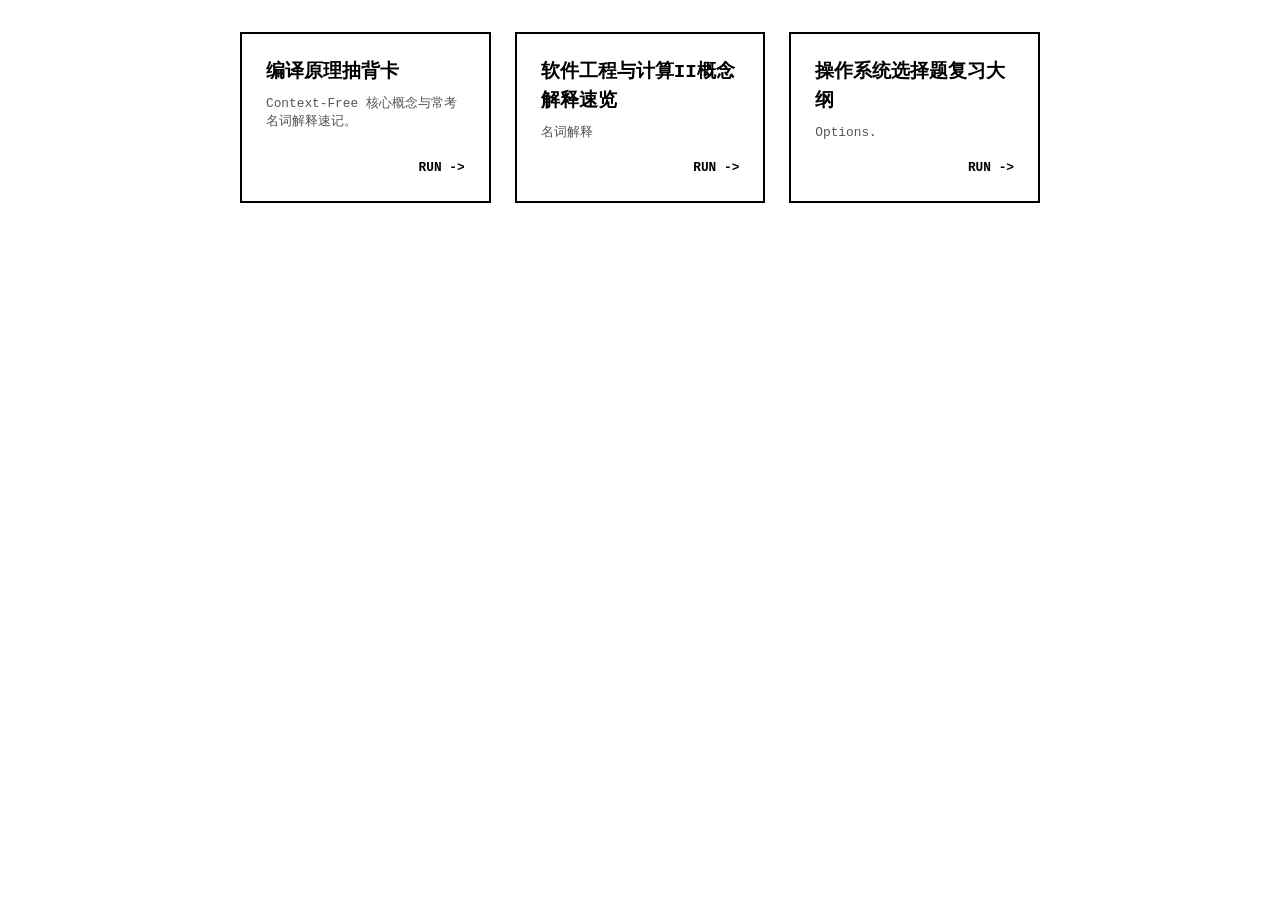
<file: index.html>
<!DOCTYPE html>
<html lang="zh-CN">
<head>
    <meta charset="UTF-8">
    <meta name="viewport" content="width=device-width, initial-scale=1.0">
    <title>HANERSON // HTML.TOOLS</title>
    <link rel="stylesheet" href="./css/global.css">
    <style>
        .header {
            border-bottom: 4px double #000000;
            padding-bottom: 1rem;
            margin-bottom: 2.5rem;
        }
        .title {
            font-size: 2rem;
            font-weight: 900;
            letter-spacing: -1px;
        }
        .subtitle {
            font-size: 0.9rem;
            color: #666666;
            margin-top: 0.25rem;
        }
        .grid {
            display: grid;
            grid-template-columns: repeat(auto-fill, minmax(240px, 1fr));
            gap: 1.5rem;
        }
        .tool-card {
            border: 2px solid #000000;
            padding: 1.5rem;
            text-decoration: none;
            color: #000000;
            display: flex;
            flex-direction: column;
            justify-content: space-between;
            min-height: 140px;
        }
        .tool-card:hover {
            background: #f5f5f5;
            outline: 2px dashed #000000;
            outline-offset: 2px;
        }
        .tool-name {
            font-size: 1.2rem;
            font-weight: 700;
            margin-bottom: 0.5rem;
        }
        .tool-desc {
            font-size: 0.8rem;
            color: #555555;
            line-height: 1.4;
        }
    </style>
</head>
<body>
<div class="container">

    <main class="grid">
        <a href="/tools/flashcard/bianyi" class="tool-card">
            <div>
                <div class="tool-name">编译原理抽背卡</div>
                <div class="tool-desc">Context-Free 核心概念与常考名词解释速记。</div>
            </div>
            <span style="font-size: 0.8rem; font-weight: 700; margin-top: 1rem; text-align: right;">RUN -></span>
        </a>

        <a href="/tools/flashcard/SEII" class="tool-card">
            <div>
                <div class="tool-name">软件工程与计算II概念解释速览</div>
                <div class="tool-desc">名词解释</div>
            </div>
            <span style="font-size: 0.8rem; font-weight: 700; margin-top: 1rem; text-align: right;">RUN -></span>
        </a>
        <a href="/tools/flashcard/OSOptions" class="tool-card">
            <div>
                <div class="tool-name">操作系统选择题复习大纲</div>
                <div class="tool-desc">Options.</div>
            </div>
            <span style="font-size: 0.8rem; font-weight: 700; margin-top: 1rem; text-align: right;">RUN -></span>
        </a>
    </main>
</div>
</body>
</html>
</file>
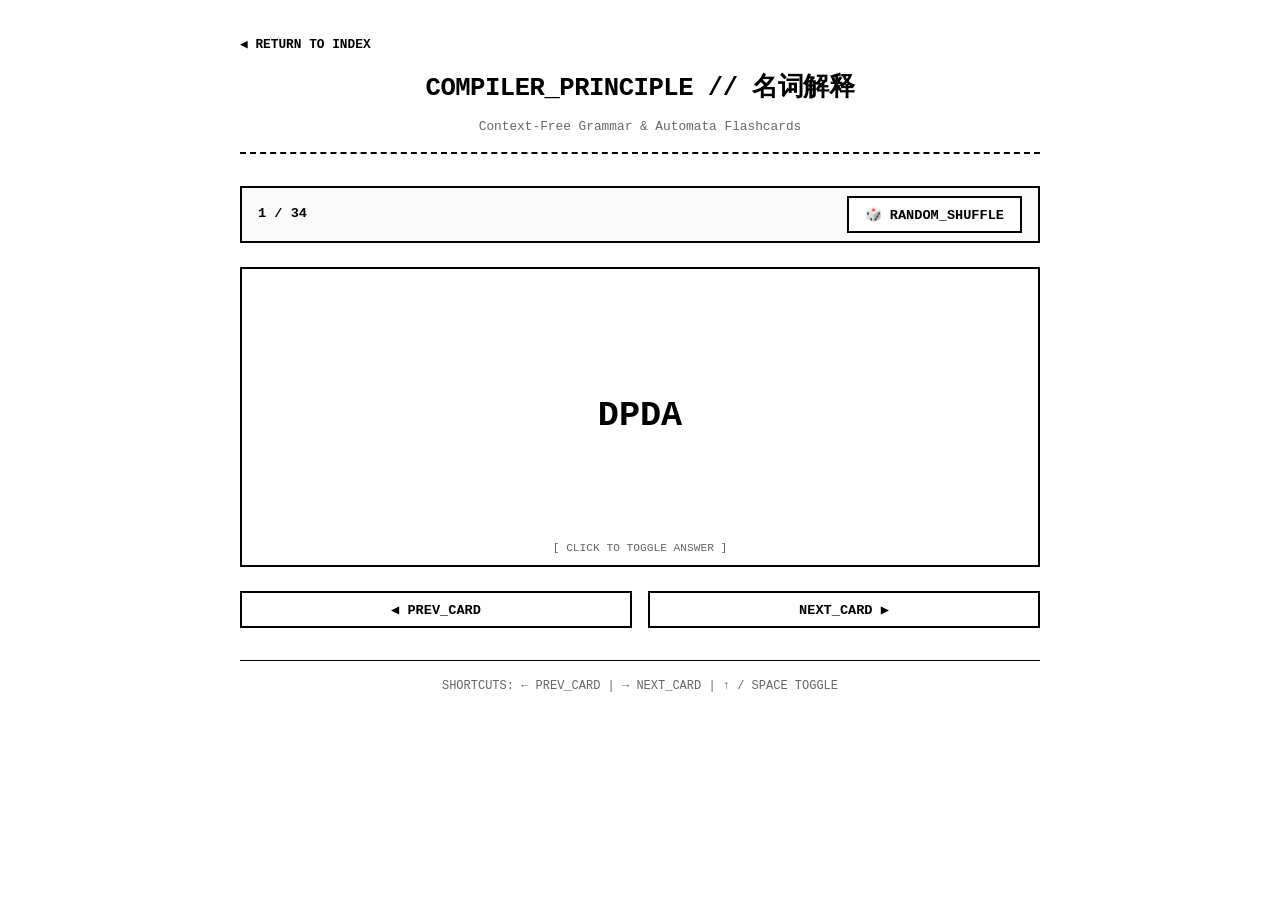
<file: tools/flashcard/bianyi.html>
<!DOCTYPE html>
<html lang="zh-CN">
<head>
    <meta charset="UTF-8">
    <meta name="viewport" content="width=device-width, initial-scale=1.0, user-scalable=yes">
    <title>编译原理 · 名词解释抽背卡</title>
    <link rel="stylesheet" href="../../css/global.css">
    <style>
        .header {
            text-align: center;
            margin-bottom: 2rem;
            border-bottom: 2px dashed #000000;
            padding-bottom: 1rem;
        }
        h1 {
            font-size: 1.6rem;
            font-weight: 900;
            letter-spacing: -0.5px;
            color: #000000;
            margin-bottom: 0.5rem;
        }
        .sub {
            color: #666666;
            font-size: 0.8rem;
        }

        .stats-bar {
            display: flex;
            justify-content: space-between;
            align-items: center;
            margin-bottom: 1.5rem;
            border: 2px solid #000000;
            padding: 0.5rem 1rem;
            background: #fafafa;
        }
        .counter {
            font-size: 0.85rem;
            font-weight: 700;
        }

        /* 纯黑白硬朗卡片 */
        .card {
            background: #ffffff;
            border: 2px solid #000000;
            padding: 3rem 2rem;
            min-height: 300px;
            display: flex;
            flex-direction: column;
            justify-content: center;
            align-items: center;
            cursor: pointer;
            margin-bottom: 1.5rem;
            position: relative;
        }
        .card:hover {
            background: #fcfcfc;
            outline: 2px dashed #000000;
            outline-offset: 4px;
        }
        .term {
            font-size: 2.2rem;
            font-weight: 900;
            text-align: center;
            word-break: break-word;
        }
        .definition {
            font-size: 1rem;
            line-height: 1.6;
            color: #000000;
            text-align: left;
            width: 100%;
            max-width: 600px;
            margin-top: 2rem;
            padding-top: 1.5rem;
            border-top: 2px dashed #000000;
            word-break: break-word;
        }
        .card-footer-hint {
            position: absolute;
            bottom: 0.5rem;
            font-size: 0.7rem;
            color: #666666;
            text-transform: uppercase;
        }

        .nav-buttons {
            display: grid;
            grid-template-columns: 1fr 1fr;
            gap: 1rem;
            margin-bottom: 1.5rem;
        }

        .key-hint {
            text-align: center;
            font-size: 0.75rem;
            color: #666666;
            border-top: 1px solid #000000;
            padding-top: 1rem;
            margin-top: 2rem;
        }

        .back-home {
            display: inline-block;
            margin-bottom: 1rem;
            text-decoration: none;
            color: #000000;
            font-size: 0.8rem;
            font-weight: 700;
        }
        .back-home:hover {
            text-decoration: underline;
        }

        @media (max-width: 550px) {
            .card { padding: 2rem 1rem; min-height: 240px; }
            .term { font-size: 1.6rem; }
            .definition { font-size: 0.9rem; }
        }
    </style>
</head>
<body>
<div class="container">
    <a href="/" class="back-home">◀ RETURN TO INDEX</a>

    <div class="header">
        <h1>COMPILER_PRINCIPLE // 名词解释</h1>
        <div class="sub">Context-Free Grammar & Automata Flashcards</div>
    </div>

    <div class="stats-bar">
        <span class="counter" id="progressCounter">0 / 0</span>
        <button id="shuffleBtn">🎲 RANDOM_SHUFFLE</button>
    </div>

    <div class="card" id="flashcard">
        <div class="term" id="termDisplay">LOADING...</div>
        <div class="definition" id="defDisplay" style="display: none;"></div>
        <div class="card-footer-hint">[ CLICK TO TOGGLE ANSWER ]</div>
    </div>

    <div class="nav-buttons">
        <button id="prevBtn">◀ PREV_CARD</button>
        <button id="nextBtn">NEXT_CARD ▶</button>
    </div>

    <div class="key-hint">
        SHORTCUTS: ← PREV_CARD  |  → NEXT_CARD  |  ↑ / SPACE TOGGLE
    </div>
</div>

<script>
    // 保持你原有的干净、纯 JS 数据逻辑不变
    const TERMS_DATA = [
        { term: "LHS", definition: "Left-Hand Side，产生式左侧，通常为单个非终结符。" },
        { term: "RHS", definition: "Right-Hand Side，产生式右侧，由终结符与非终结符组成的序列。" },
        { term: "RL", definition: "Regular Language，正则语言，可由有限自动机识别的语言类。" },
        { term: "CFL", definition: "Context-Free Language，上下文无关语言，可由下推自动机(PDA)识别。" },
        { term: "CFG", definition: "Context-Free Grammar，上下文无关文法，规则形式 A → γ，不依赖上下文即可展开。" },
        { term: "DFA", definition: "Deterministic Finite Automaton，确定有限自动机，每个状态对同一输入有唯一转移。" },
        { term: "NFA", definition: "Non-deterministic Finite Automaton，非确定有限自动机，存在 ε 转移或多条路径。" },
        { term: "PDA", definition: "Pushdown Automaton，下推自动机，带栈的有限自动机，识别 CFL。" },
        { term: "NPDA", definition: "Non-deterministic Pushdown Automaton，非确定下推自动机。" },
        { term: "DPDA", definition: "Deterministic Pushdown Automaton，确定下推自动机，识别确定性 CFL。" },
        { term: "LL(n)", definition: "LL(n) Parser，从左到右、最左推导、向前看 n 个符号的语法分析器。" },
        { term: "LR(n)", definition: "LR(n) Parser，从左到右、最右推导、向前看 n 个符号的语法分析器。" },
        { term: "SLR", definition: "Simple LR，简单 LR 分析法，使用 Follow 集解决移进/归约冲突。" },
        { term: "AST", definition: "Abstract Syntax Tree，抽象语法树，忽略分隔符等语法细节，保留结构信息。" },
        { term: "DAG (Syntax DAG)", definition: "Directed Acyclic Graph，语法有向无环图，共享公共子表达式。" },
        { term: "SDD", definition: "Syntax-Directed Definition，语法制导定义，将属性与文法符号关联。" },
        { term: "SDT", definition: "Syntax-Directed Translation，语法制导翻译，在产生式中嵌入语义动作。" },
        { term: "IR", definition: "Intermediate Representation，中间表示，编译器中位于前端与后端之间的代码形式。" },
        { term: "TAC", definition: "Three-Address Code，三地址码，每条指令最多三个地址的 IR。" },
        { term: "ASM", definition: "Assembly，汇编代码，机器指令的符号形式。" },
        { term: "SSA", definition: "Static Single Assignment Form，静态单赋值形式，每个变量只赋值一次，便于数据流分析。" },
        { term: "IDF", definition: "Iterated Dominance Frontier，迭代支配边界，用于计算 SSA 中 φ 函数插入位置。" },
        { term: "EBB", definition: "Extended Basic Block，扩展基本块，由多个基本块组成但仅有单一入口。" },
        { term: "CG", definition: "Call Graph，调用图，描述函数/过程之间的调用关系。" },
        { term: "DFA (Data-Flow)", definition: "Data-Flow Analysis，数据流分析，通过程序结构推导各点的变量取值信息。" },
        { term: "IFDS", definition: "Inter-procedural Finite Distributive Subset Problem，过程间有限可分子集问题，一种过程间数据流分析框架。" },
        { term: "CS-DDA", definition: "Context-Sensitive Demand-Driven Analysis，上下文敏感的按需分析 (常见缩写)。" },
        { term: "PL", definition: "Propositional Logic，命题逻辑，由命题变量与逻辑连接词（与、或、非等）构成。" },
        { term: "NNF", definition: "Negation Normal Form，否定范式，否定操作仅出现在原子命题前。" },
        { term: "DNF", definition: "Disjunctive Normal Form，析取范式，若干合取项的析取。" },
        { term: "CNF", definition: "Conjunctive Normal Form，合取范式，若干析取项的合取。" },
        { term: "SAT", definition: "Boolean Satisfiability Problem，布尔可满足性问题，判断是否存在真值赋值使命题公式为真。" },
        { term: "ANTLR", definition: "Another Tool for Language Recognition，语言识别生成器，可生成词法/语法/树分析器。" },
        { term: "LLVM", definition: "Low Level Virtual Machine，底层虚拟机，一套模块化编译基础设施，以 SSA 型 IR 为核心。" }
    ];

    let cards = [];
    let currentIdx = 0;
    let showingAnswer = false;

    const termEl = document.getElementById('termDisplay');
    const defEl = document.getElementById('defDisplay');
    const cardContainer = document.getElementById('flashcard');
    const prevBtn = document.getElementById('prevBtn');
    const nextBtn = document.getElementById('nextBtn');
    const shuffleBtn = document.getElementById('shuffleBtn');
    const progressSpan = document.getElementById('progressCounter');

    function shuffleArray(arr) {
        for (let i = arr.length - 1; i > 0; i--) {
            const j = Math.floor(Math.random() * (i + 1));
            [arr[i], arr[j]] = [arr[j], arr[i]];
        }
        return arr;
    }

    function initCards() {
        const initCopy = TERMS_DATA.map(item => ({ ...item }));
        cards = shuffleArray(initCopy);
        currentIdx = 0;
        showingAnswer = false;
        updateCardDisplay();
        updateProgressText();
    }

    function updateCardDisplay() {
        if (!cards.length) return;
        const card = cards[currentIdx];
        termEl.innerText = card.term;
        defEl.innerText = card.definition;
        defEl.style.display = showingAnswer ? 'block' : 'none';
    }

    function updateProgressText() {
        progressSpan.innerText = cards.length ? `${currentIdx + 1} / ${cards.length}` : `0 / 0`;
    }

    function toggleAnswer() {
        showingAnswer = !showingAnswer;
        updateCardDisplay();
    }

    function nextCard() {
        showingAnswer = false;
        currentIdx = (currentIdx + 1) % cards.length;
        updateCardDisplay();
        updateProgressText();
    }

    function prevCard() {
        showingAnswer = false;
        currentIdx = (currentIdx - 1 + cards.length) % cards.length;
        updateCardDisplay();
        updateProgressText();
    }

    function randomShuffle() {
        shuffleArray(cards);
        currentIdx = 0;
        showingAnswer = false;
        updateCardDisplay();
        updateProgressText();
    }

    function bindEvents() {
        cardContainer.addEventListener('click', toggleAnswer);
        prevBtn.addEventListener('click', prevCard);
        nextBtn.addEventListener('click', nextCard);
        shuffleBtn.addEventListener('click', randomShuffle);

        window.addEventListener('keydown', (e) => {
            if (e.key === 'ArrowLeft') { prevCard(); e.preventDefault(); }
            else if (e.key === 'ArrowRight') { nextCard(); e.preventDefault(); }
            else if (e.key === 'ArrowUp' || e.key === ' ') { toggleAnswer(); e.preventDefault(); }
        });
    }

    initCards();
    bindEvents();
</script>
</body>
</html>
</file>
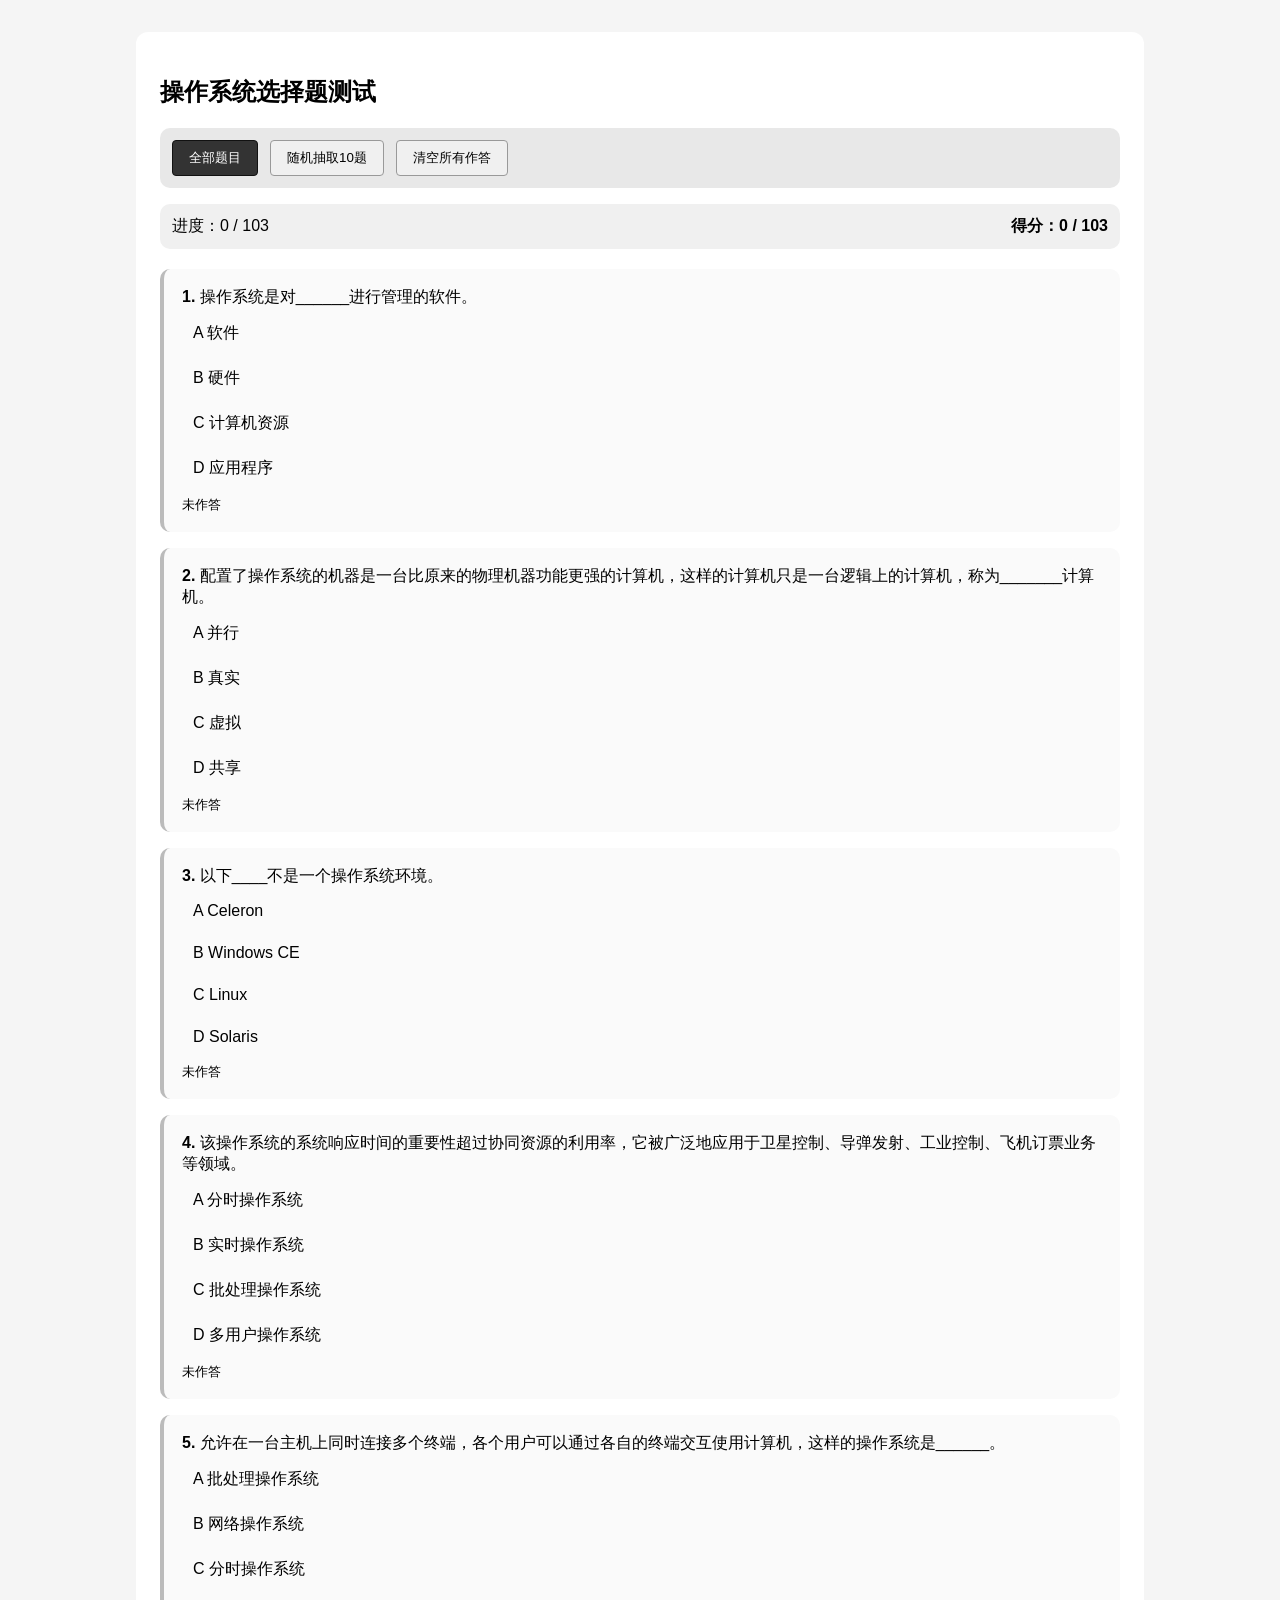
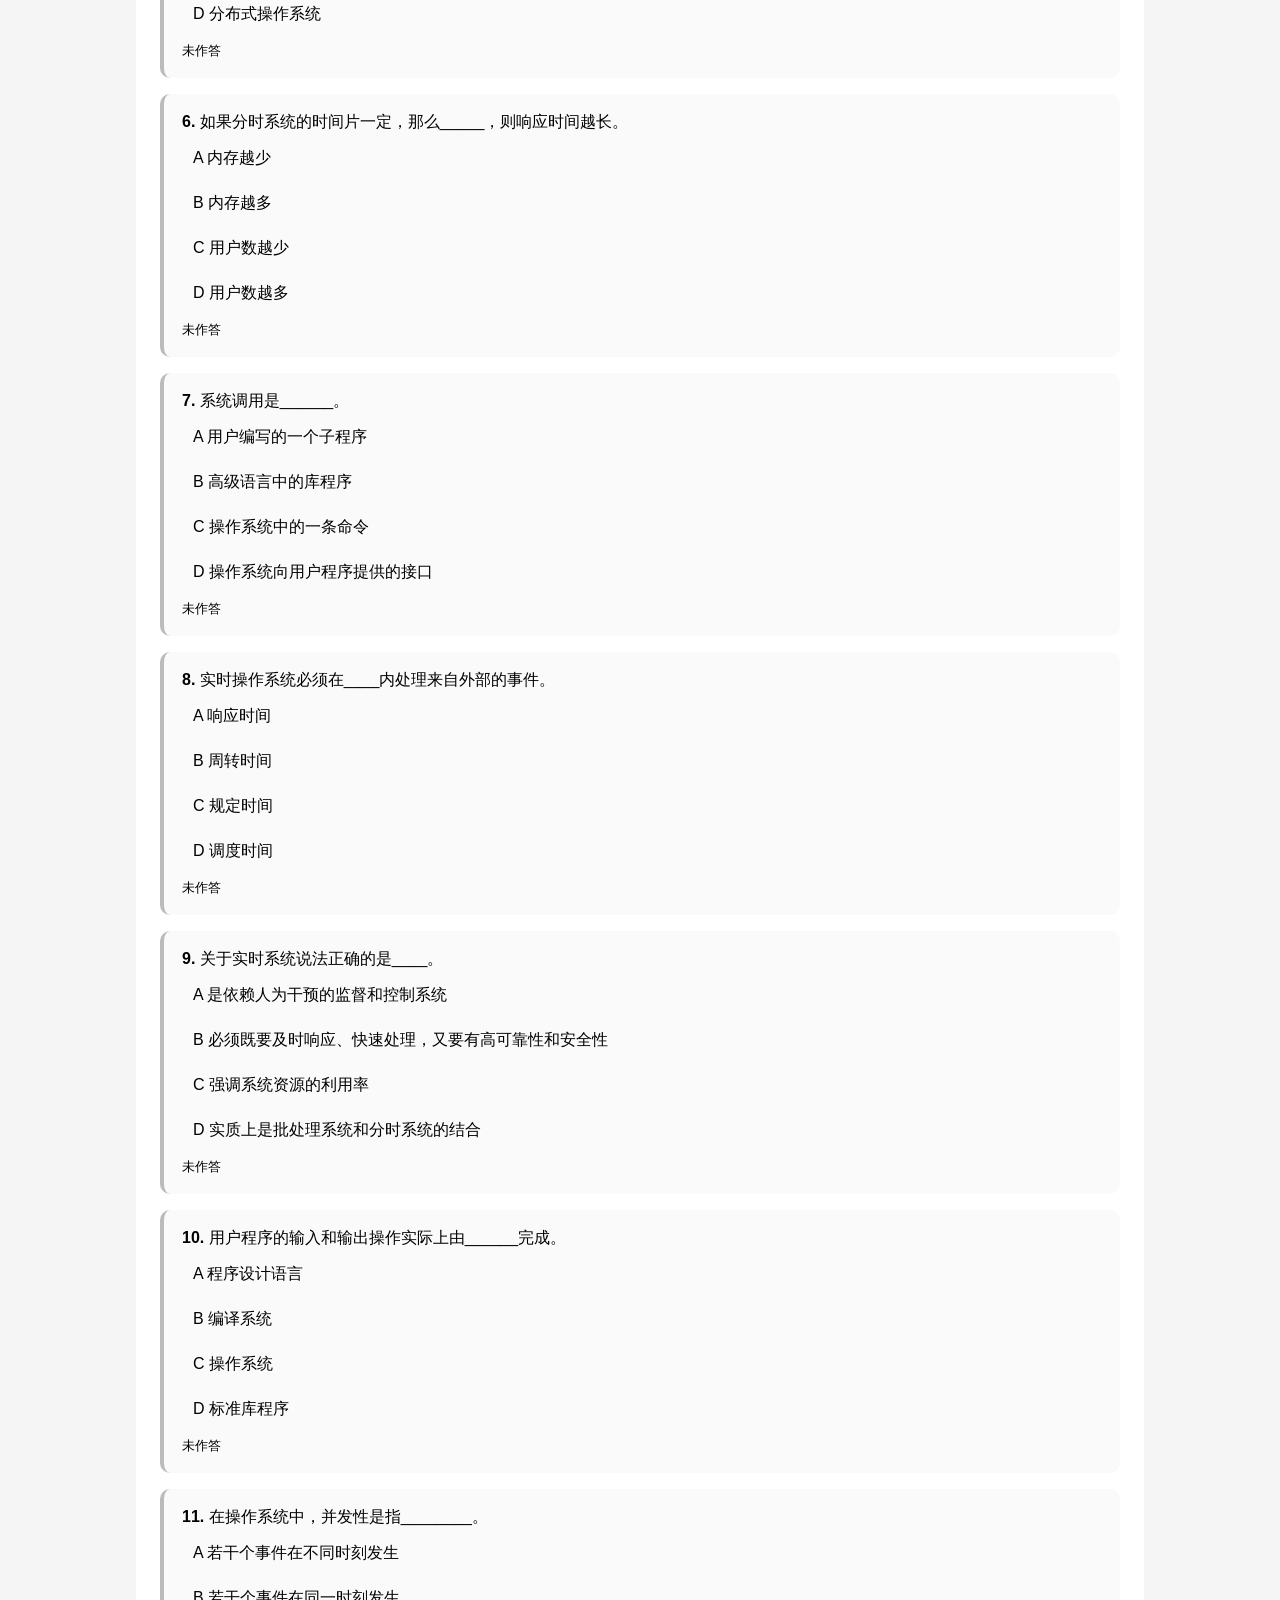
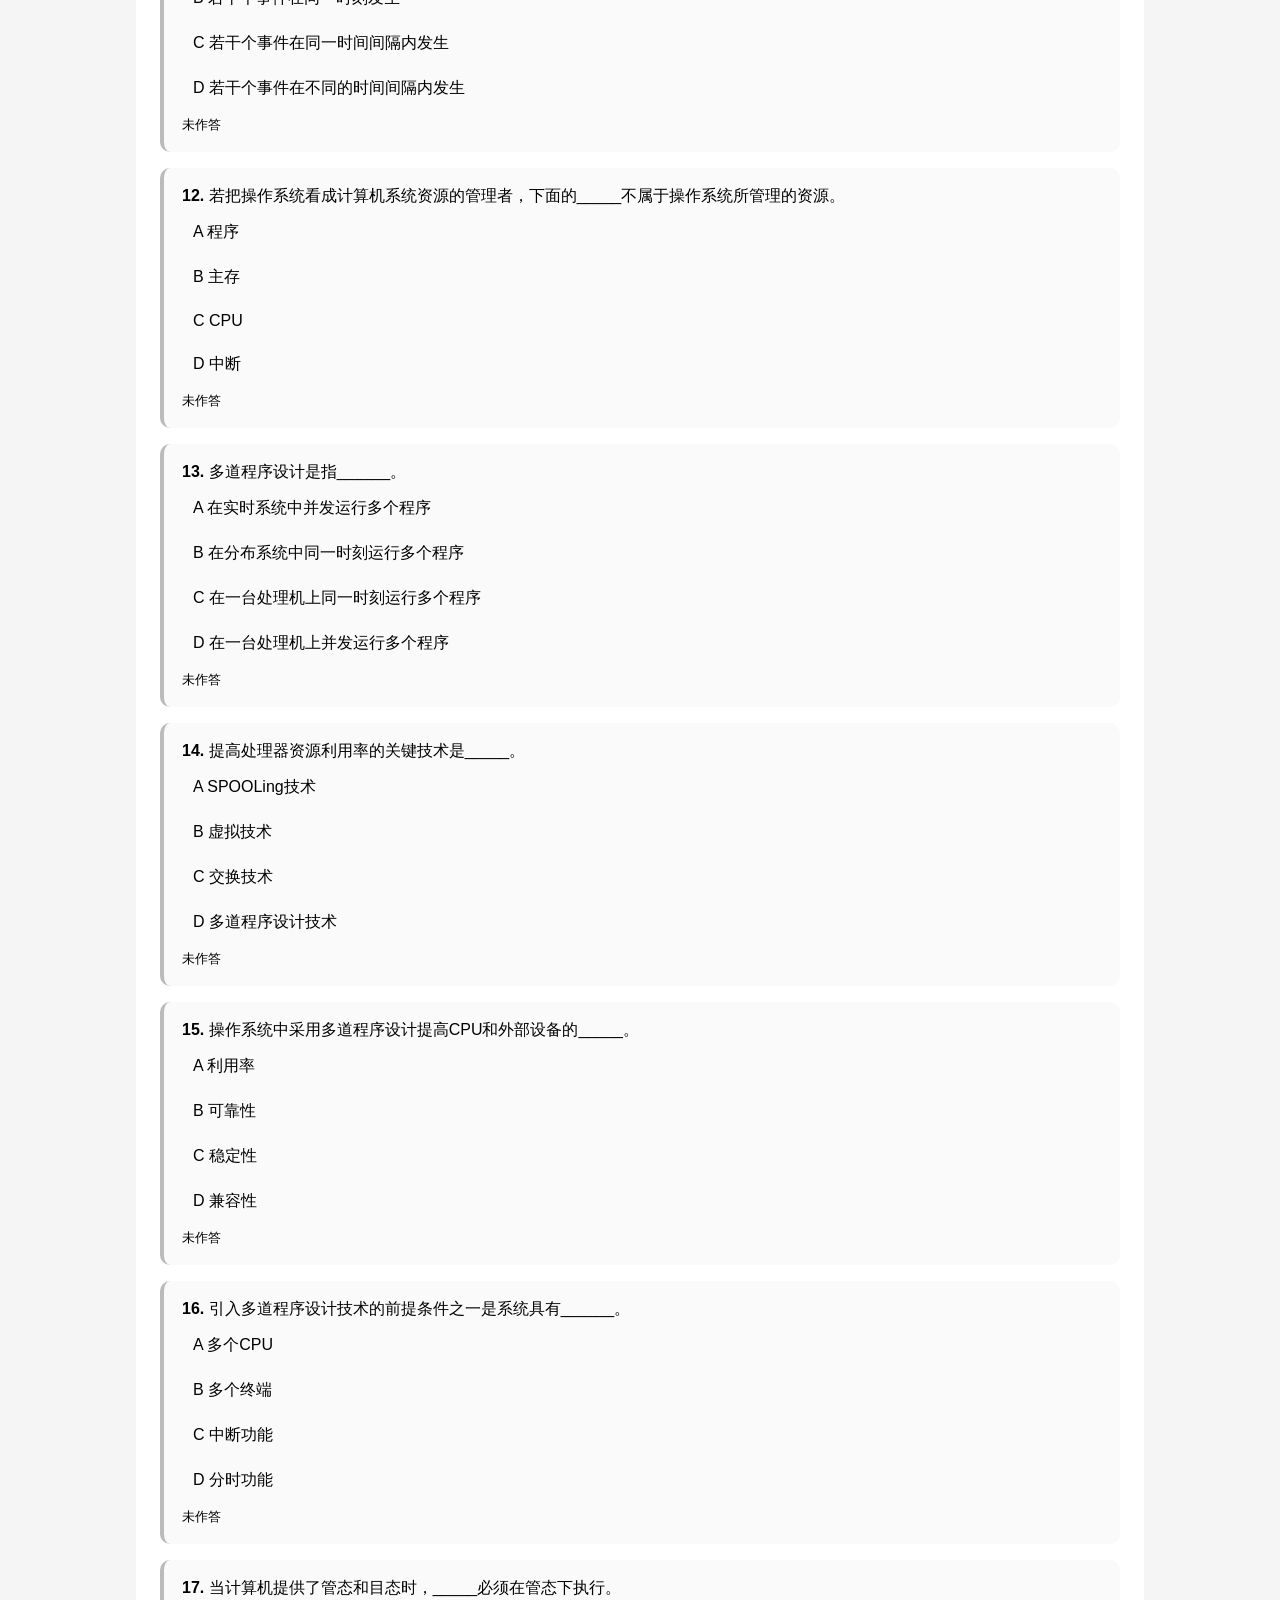
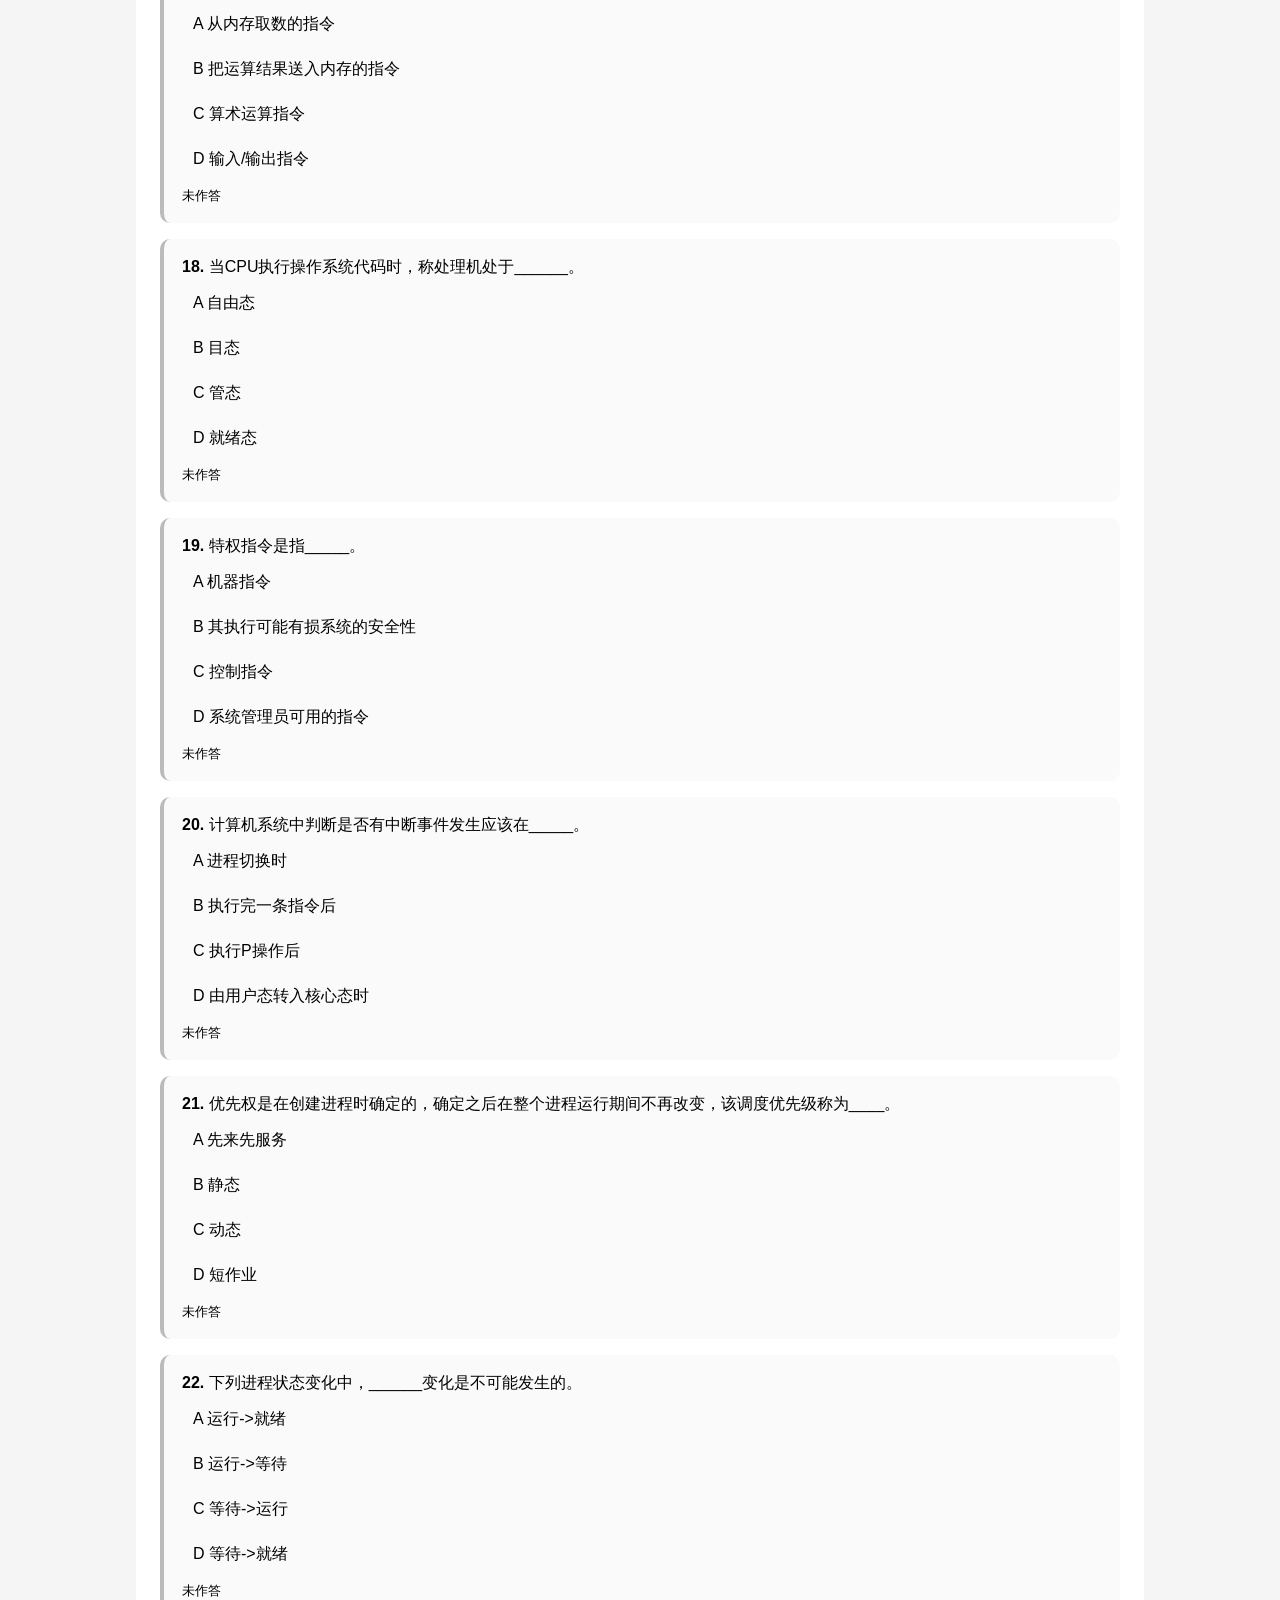
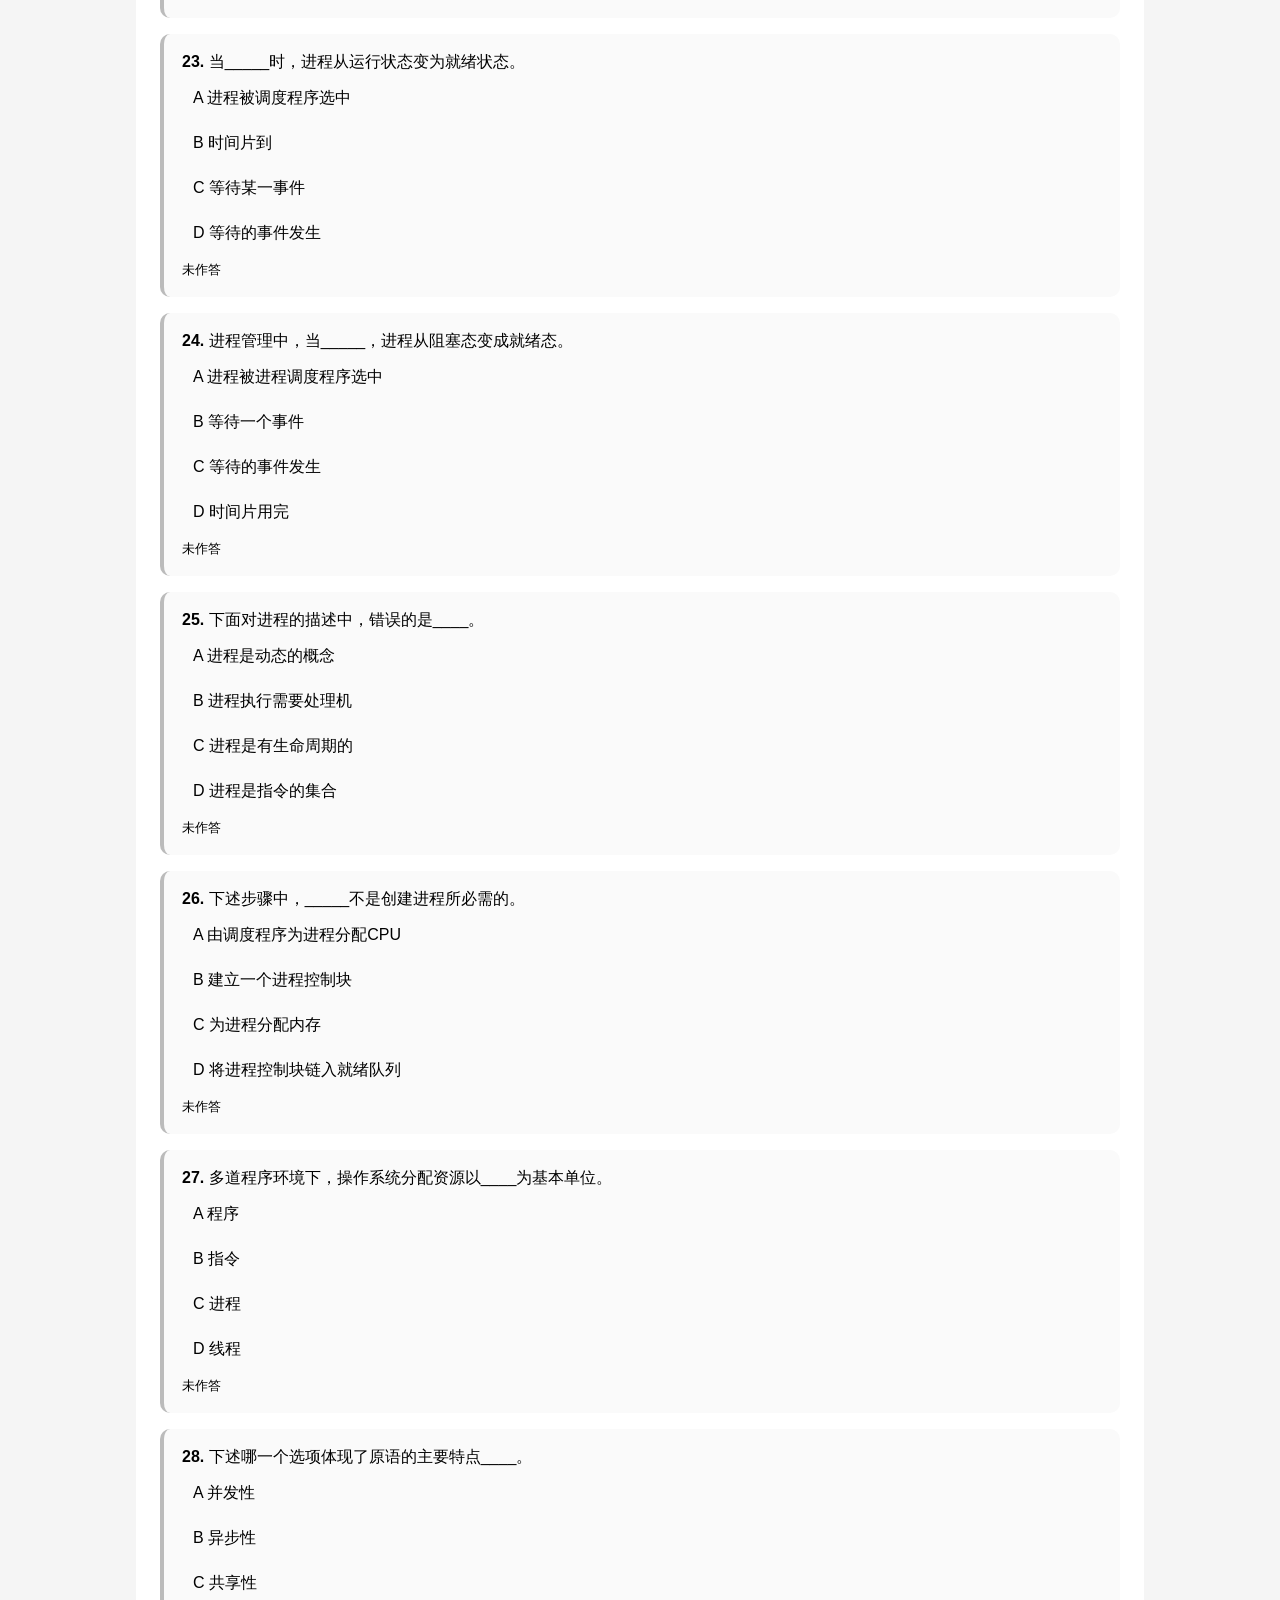
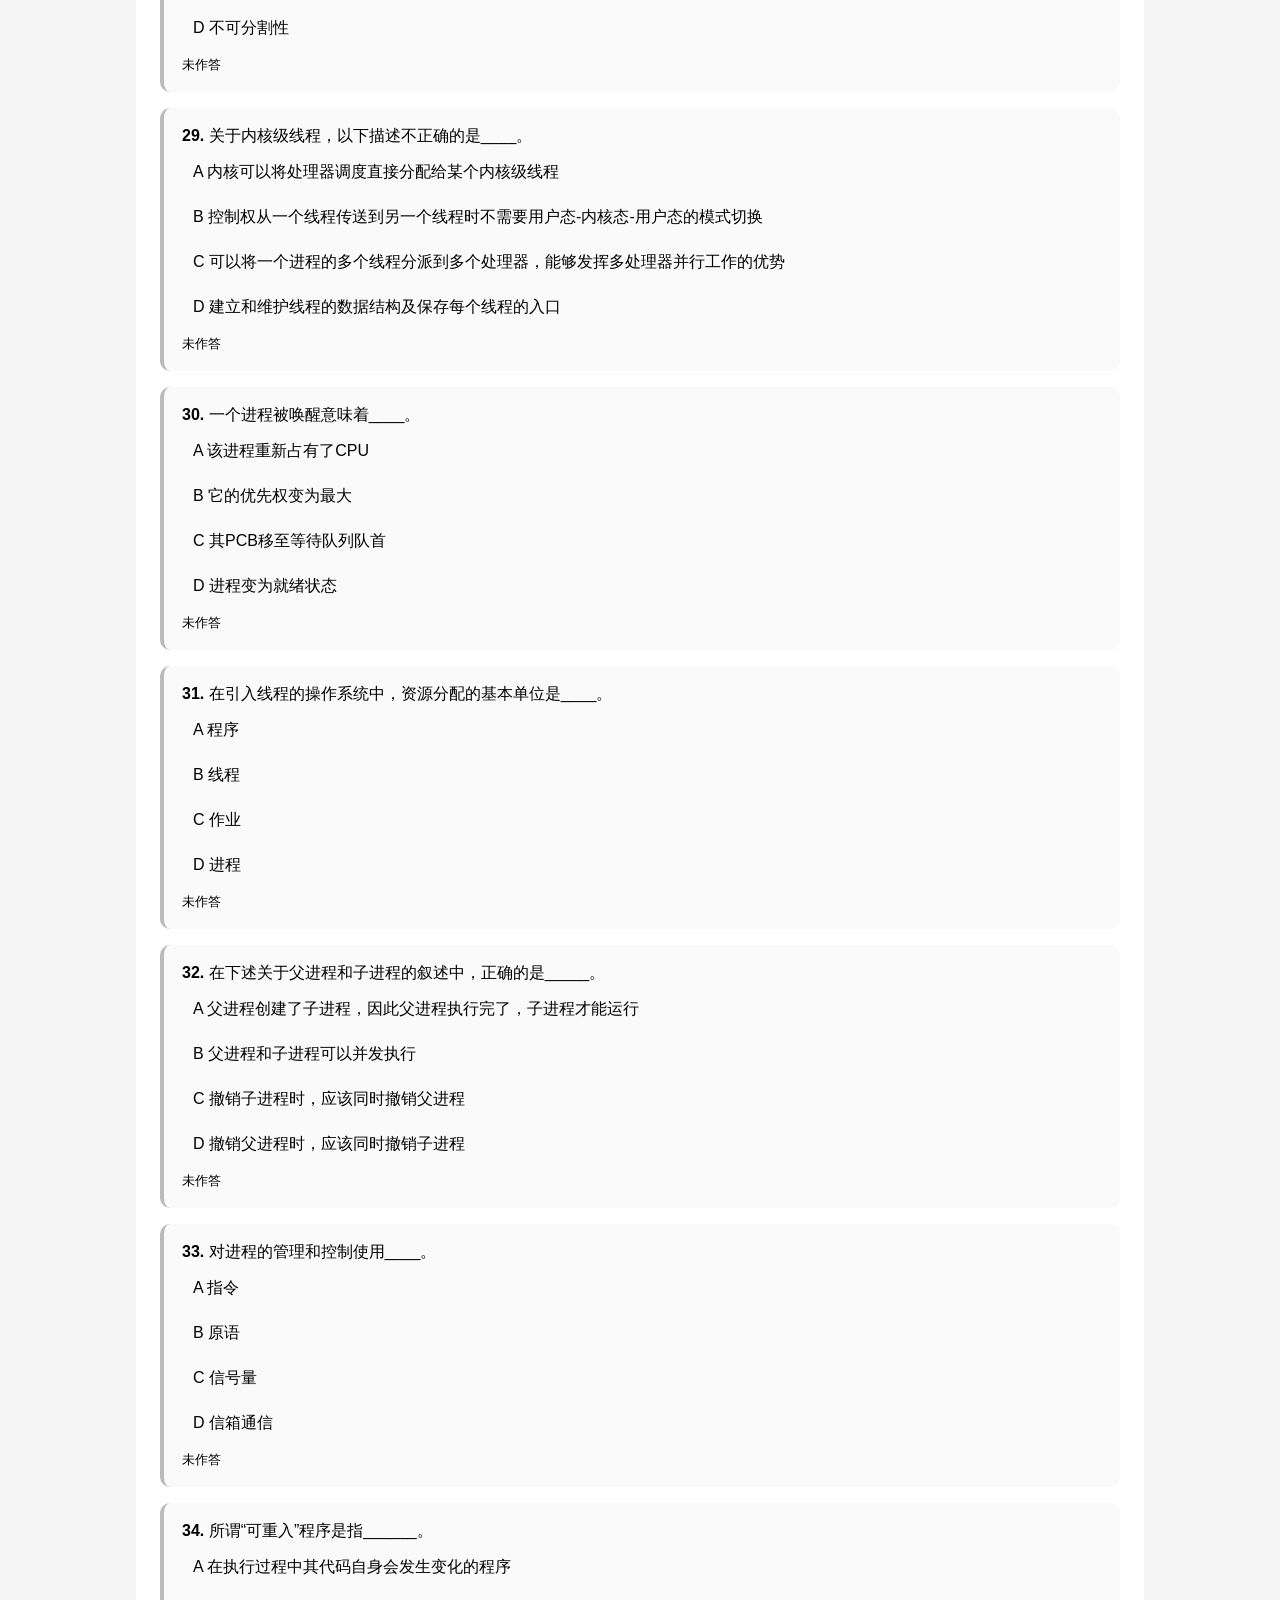
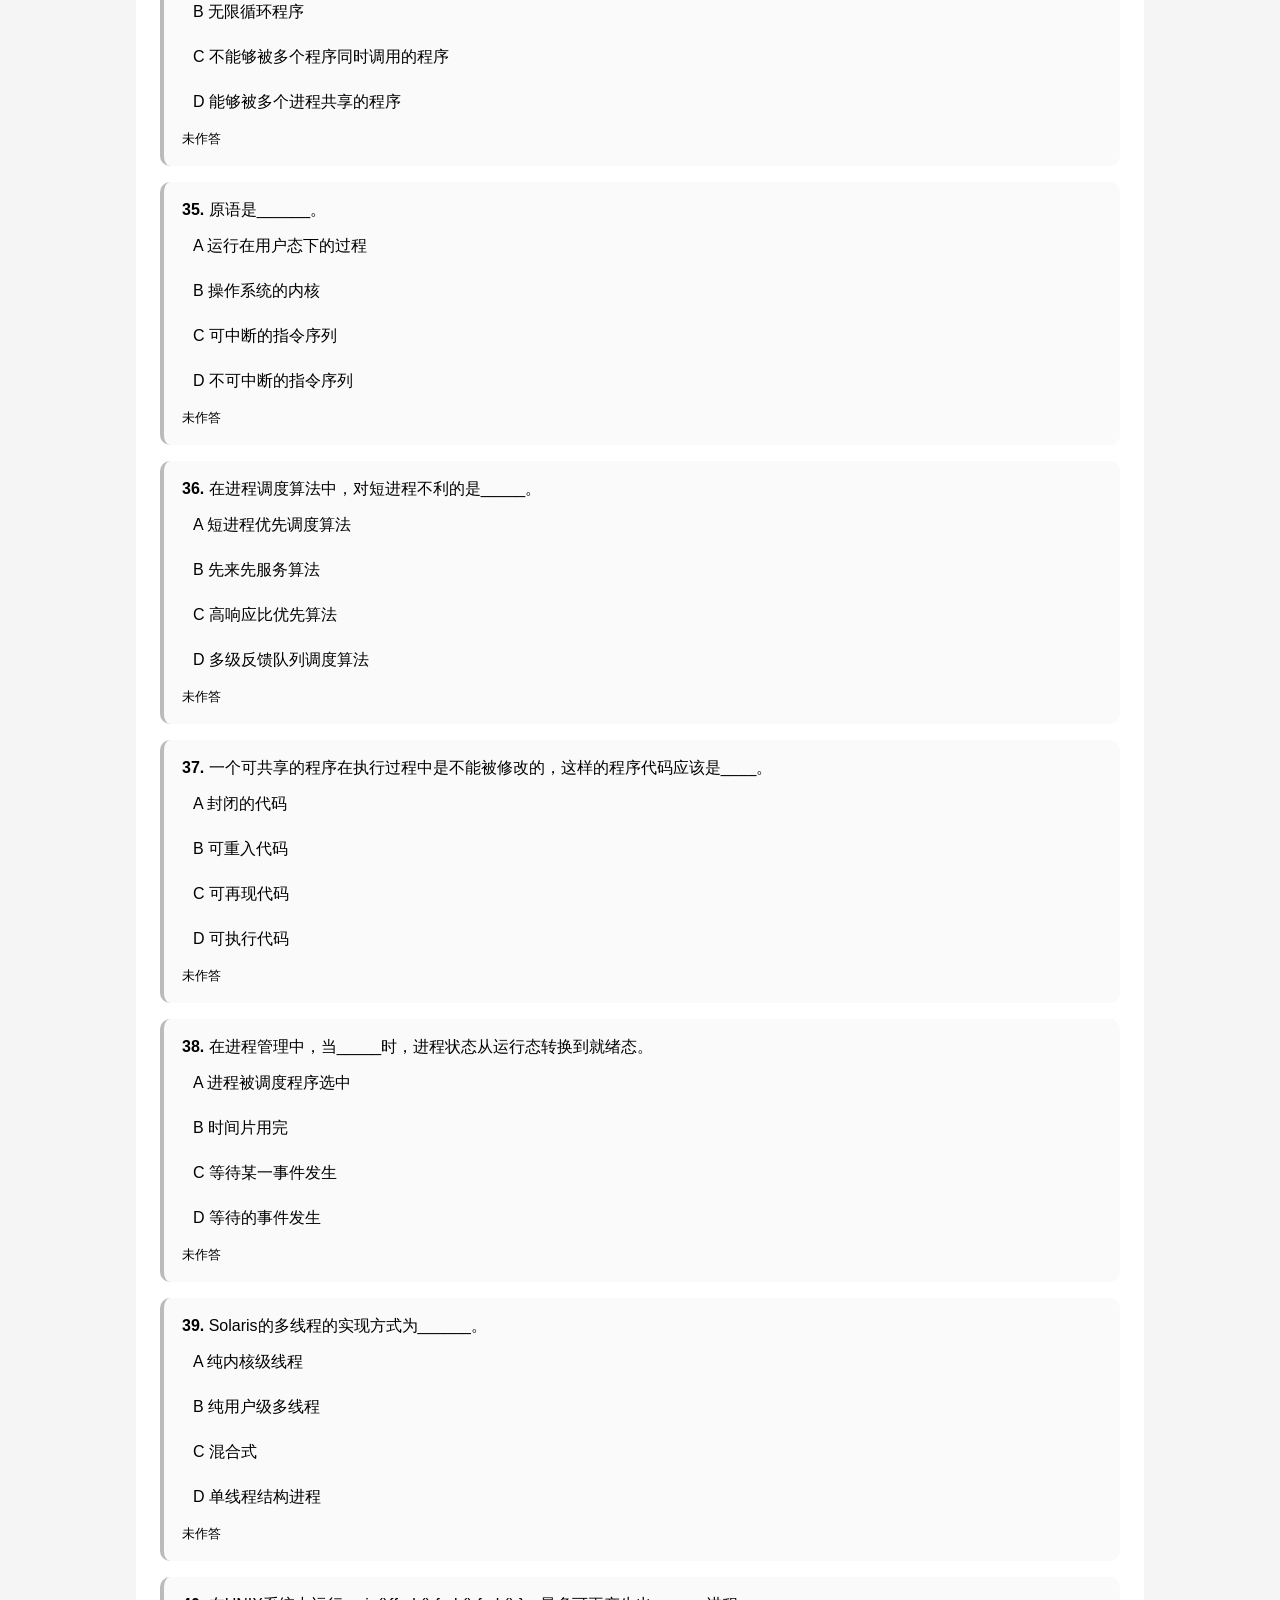
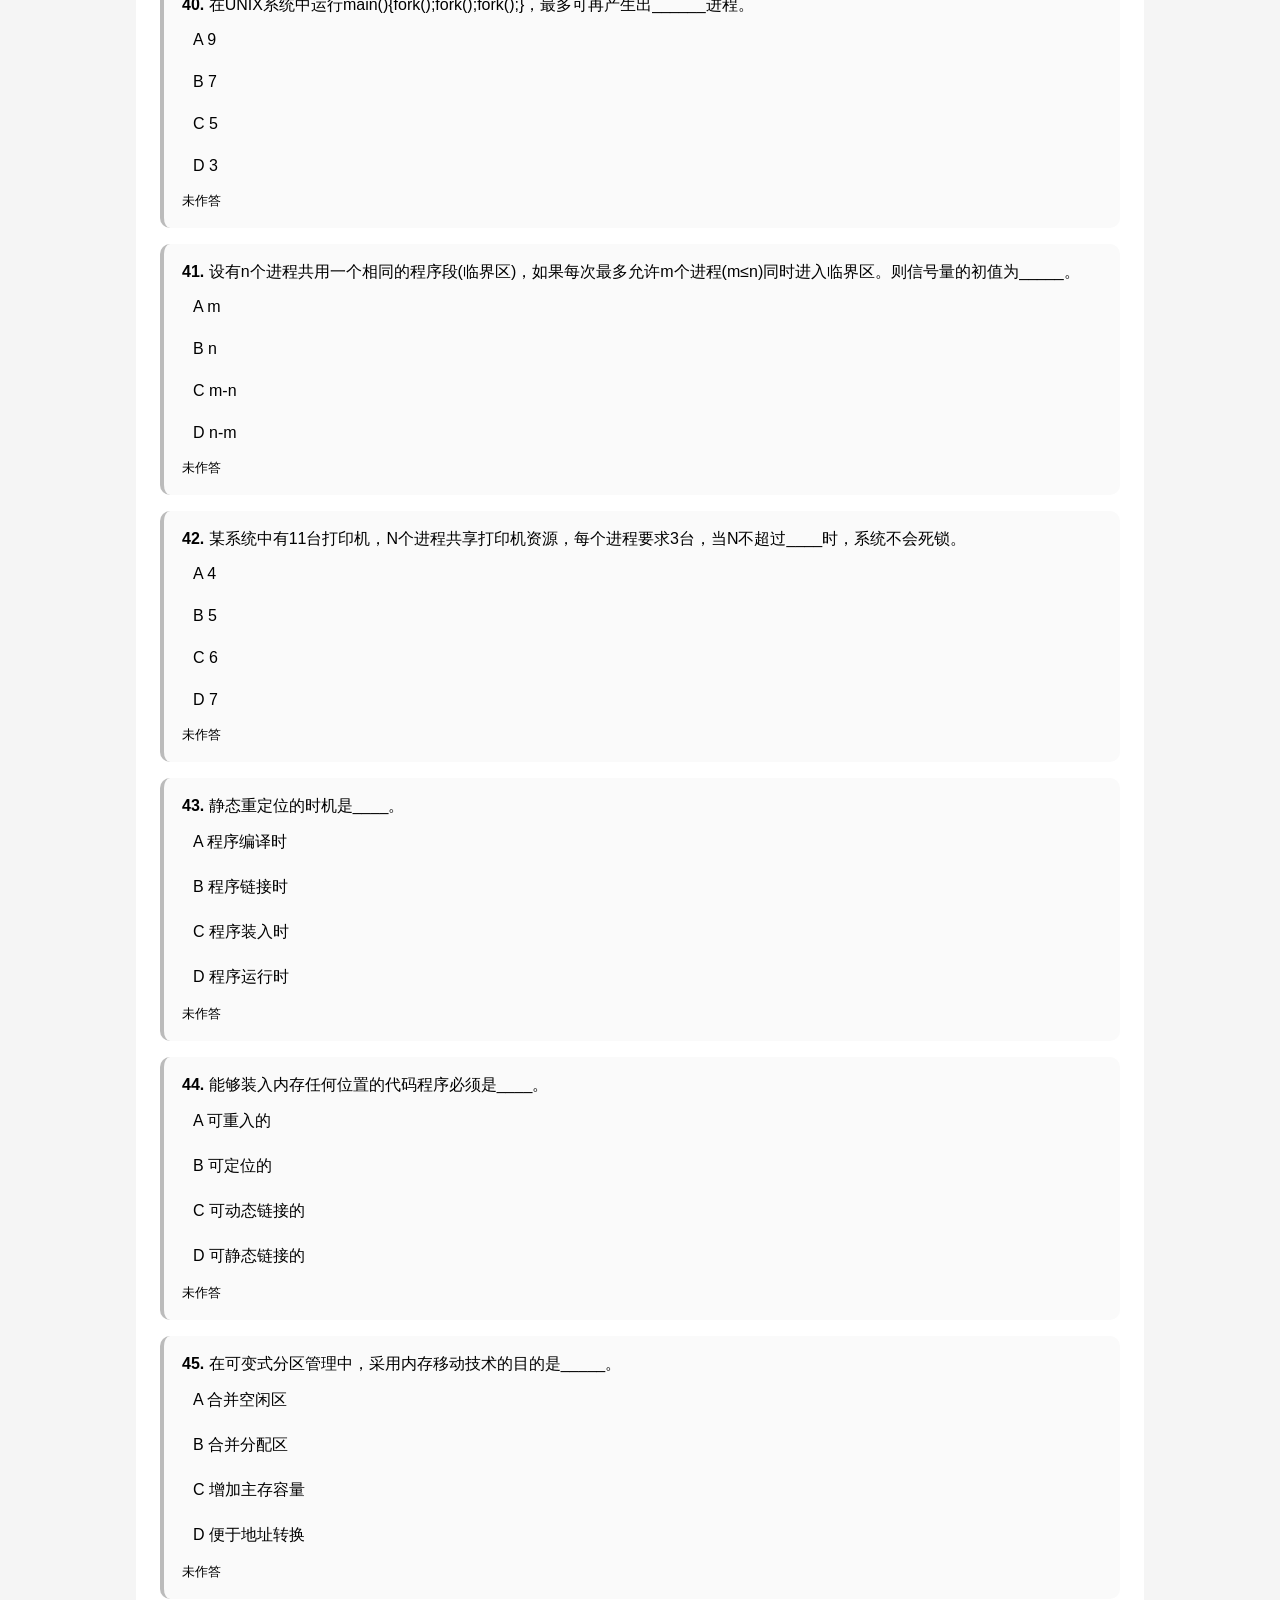
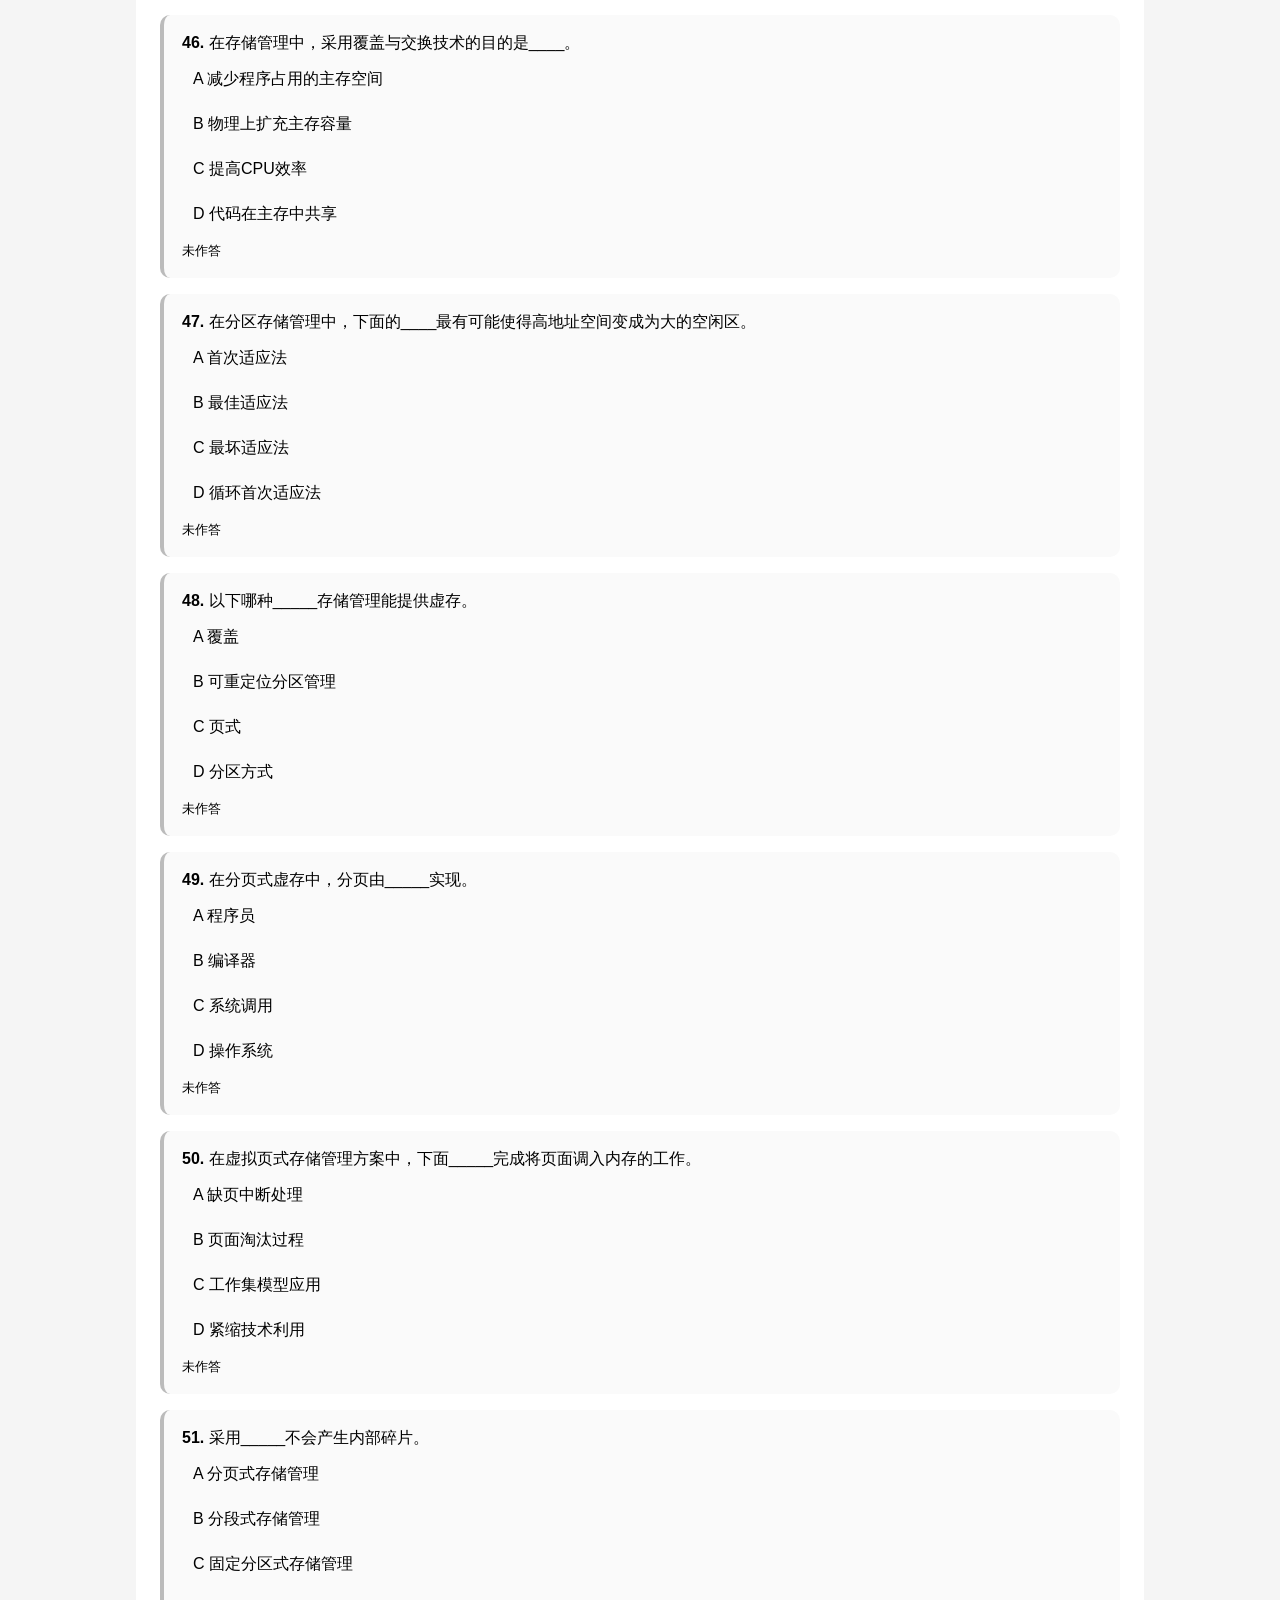
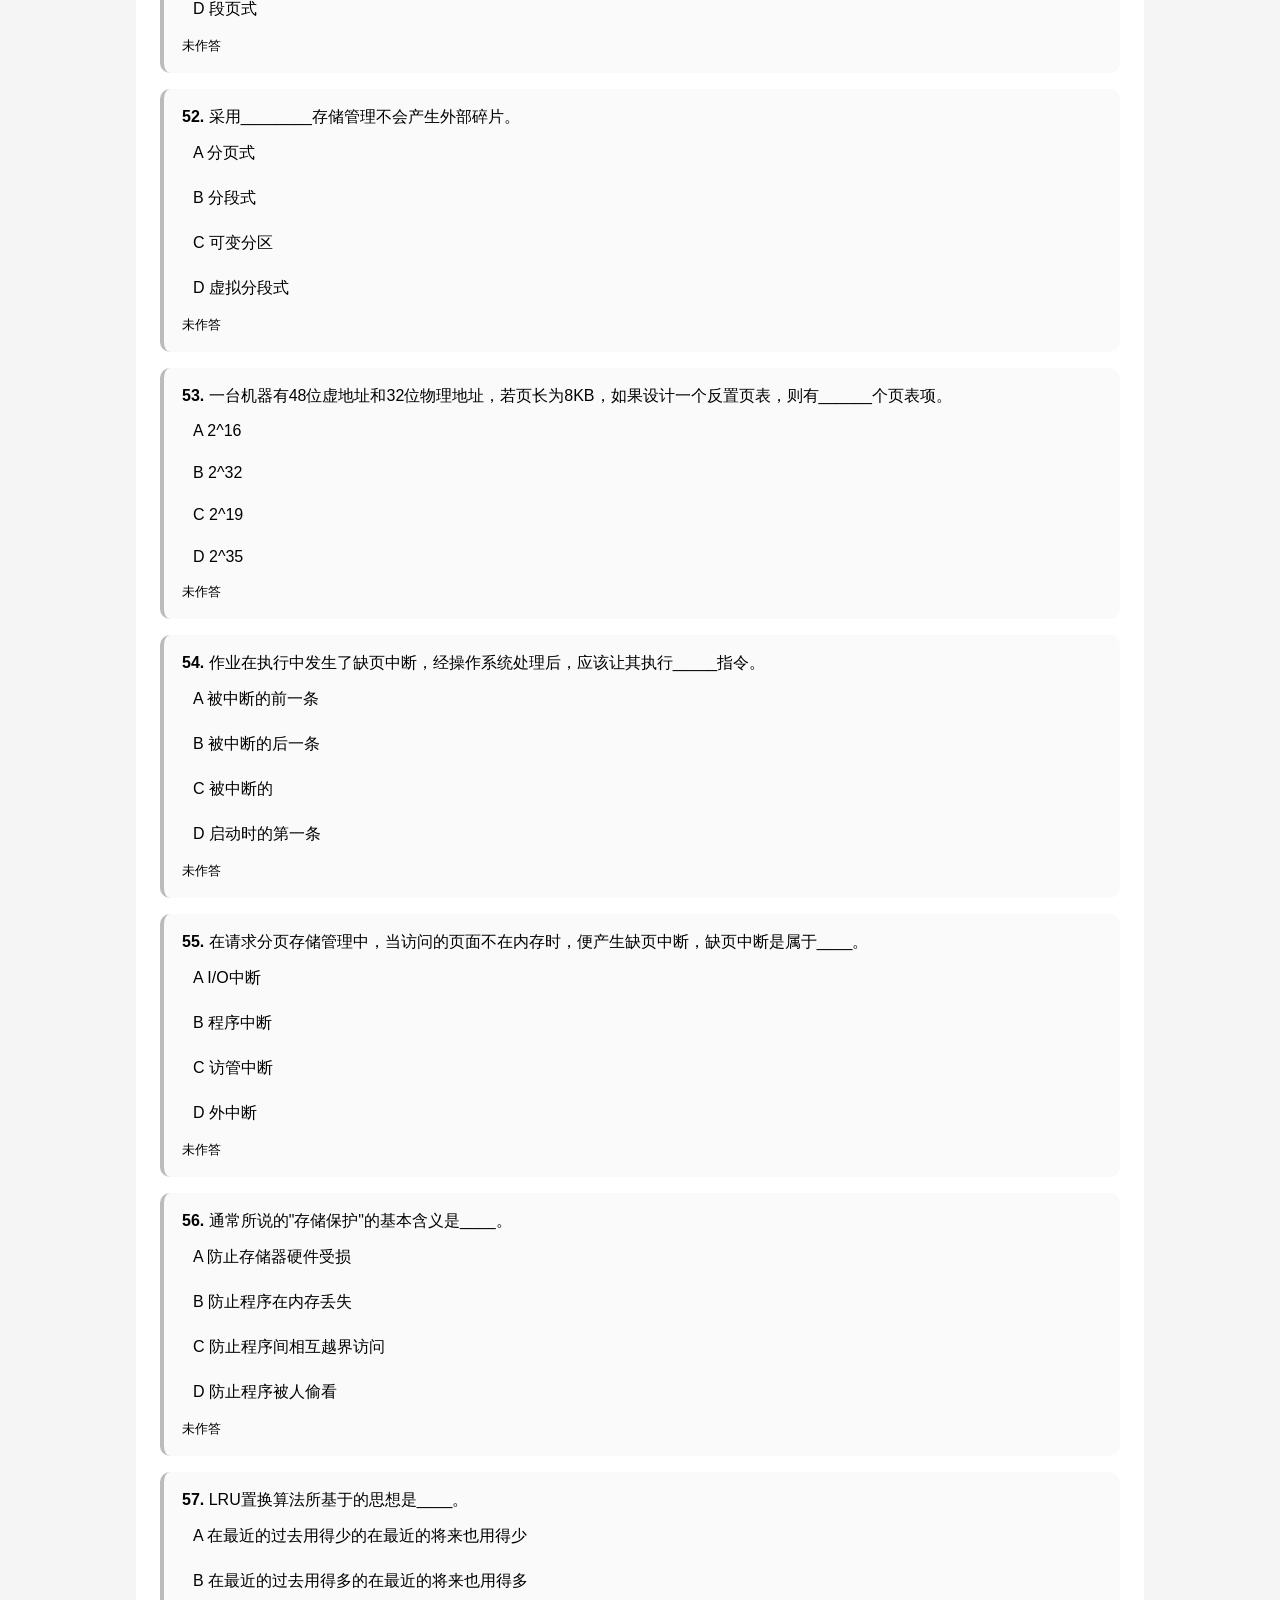
<file: tools/flashcard/OSOptions.html>
<!DOCTYPE html>
<html lang="zh-CN">
<head>
    <meta charset="UTF-8" />
    <meta name="viewport" content="width=device-width, initial-scale=1.0"/>
    <title>操作系统选择题测试（修复随机抽题）</title>
    <style>
        body {
            background:#f5f5f5;
            font-family: Arial, sans-serif;
            padding:24px;
        }
        .container {
            max-width:960px;
            margin:auto;
            background:#fff;
            padding:24px;
            border-radius:12px;
        }
        .ctrl-bar {
            display:flex;
            gap:12px;
            margin-bottom:16px;
            padding:12px;
            background:#e8e8e8;
            border-radius:10px;
        }
        .ctrl-bar button {
            padding:8px 16px;
            border:1px solid #999;
            background:#f0f0f0;
            cursor:pointer;
            border-radius:4px;
        }
        .ctrl-bar button.active {
            background:#333;
            color:#fff;
            border-color:#111;
        }
        .question-item {
            background:#fafafa;
            padding:18px;
            margin-bottom:16px;
            border-radius:10px;
            border-left:4px solid #bbb;
            list-style: none;
        }
        .option {
            padding:8px 10px;
            margin:6px 0;
            border-radius:6px;
            cursor:pointer;
            display:flex;
            gap:10px;
            transition:0.2s;
            border:1px solid transparent;
        }
        .option:hover {
            background:#eee;
        }
        .option.selected {
            background:#dbeafe;
            border-color:#3b82f6;
        }
        .option.correct {
            background:#dcfce7;
            border-color:#22c55e;
        }
        .option.wrong {
            background:#fee2e2;
            border-color:#ef4444;
        }
        .result {
            margin-top:8px;
            font-size:13px;
        }
        .toolbar {
            display:flex;
            justify-content:space-between;
            margin-bottom:20px;
            padding:12px;
            background:#f0f0f0;
            border-radius:10px;
        }
        .score {
            font-weight:bold;
        }
        ul {
            padding:0;
        }
    </style>
</head>
<body>
<div class="container">
    <h2>操作系统选择题测试</h2>
    <div class="ctrl-bar">
        <button id="btnAll">全部题目</button>
        <button id="btnRandom10">随机抽取10题</button>
        <button id="btnReset">清空所有作答</button>
    </div>
    <div class="toolbar">
        <div id="progress">进度：0/0</div>
        <div class="score" id="score">得分：0</div>
    </div>
    <ul id="list"></ul>
</div>
<script>
    // 【此处自行填入你的完整题目数组，本次留空占位】
    const QUESTIONS = [
        // 第一章 操作系统概述
        {id:1,text:"操作系统是对______进行管理的软件。",options:["A 软件","B 硬件","C 计算机资源","D 应用程序"],answer:"C"},
        {id:2,text:"配置了操作系统的机器是一台比原来的物理机器功能更强的计算机，这样的计算机只是一台逻辑上的计算机，称为_______计算机。",options:["A 并行","B 真实","C 虚拟","D 共享"],answer:"C"},
        {id:3,text:"以下____不是一个操作系统环境。",options:["A Celeron","B Windows CE","C Linux","D Solaris"],answer:"A"},
        {id:4,text:"该操作系统的系统响应时间的重要性超过协同资源的利用率，它被广泛地应用于卫星控制、导弹发射、工业控制、飞机订票业务等领域。",options:["A 分时操作系统","B 实时操作系统","C 批处理操作系统","D 多用户操作系统"],answer:"B"},
        {id:5,text:"允许在一台主机上同时连接多个终端，各个用户可以通过各自的终端交互使用计算机，这样的操作系统是______。",options:["A 批处理操作系统","B 网络操作系统","C 分时操作系统","D 分布式操作系统"],answer:"C"},
        {id:6,text:"如果分时系统的时间片一定，那么_____，则响应时间越长。",options:["A 内存越少","B 内存越多","C 用户数越少","D 用户数越多"],answer:"D"},
        {id:7,text:"系统调用是______。",options:["A 用户编写的一个子程序","B 高级语言中的库程序","C 操作系统中的一条命令","D 操作系统向用户程序提供的接口"],answer:"D"},
        {id:8,text:"实时操作系统必须在____内处理来自外部的事件。",options:["A 响应时间","B 周转时间","C 规定时间","D 调度时间"],answer:"C"},
        {id:9,text:"关于实时系统说法正确的是____。",options:["A 是依赖人为干预的监督和控制系统","B 必须既要及时响应、快速处理，又要有高可靠性和安全性","C 强调系统资源的利用率","D 实质上是批处理系统和分时系统的结合"],answer:"B"},
        {id:10,text:"用户程序的输入和输出操作实际上由______完成。",options:["A 程序设计语言","B 编译系统","C 操作系统","D 标准库程序"],answer:"C"},
        {id:11,text:"在操作系统中，并发性是指________。",options:["A 若干个事件在不同时刻发生","B 若干个事件在同一时刻发生","C 若干个事件在同一时间间隔内发生","D 若干个事件在不同的时间间隔内发生"],answer:"C"},
        {id:12,text:"若把操作系统看成计算机系统资源的管理者，下面的_____不属于操作系统所管理的资源。",options:["A 程序","B 主存","C CPU","D 中断"],answer:"D"},
        {id:13,text:"多道程序设计是指______。",options:["A 在实时系统中并发运行多个程序","B 在分布系统中同一时刻运行多个程序","C 在一台处理机上同一时刻运行多个程序","D 在一台处理机上并发运行多个程序"],answer:"D"},
        {id:14,text:"提高处理器资源利用率的关键技术是_____。",options:["A SPOOLing技术","B 虚拟技术","C 交换技术","D 多道程序设计技术"],answer:"D"},
        {id:15,text:"操作系统中采用多道程序设计提高CPU和外部设备的_____。",options:["A 利用率","B 可靠性","C 稳定性","D 兼容性"],answer:"A"},
        {id:16,text:"引入多道程序设计技术的前提条件之一是系统具有______。",options:["A 多个CPU","B 多个终端","C 中断功能","D 分时功能"],answer:"C"},
        {id:17,text:"当计算机提供了管态和目态时，_____必须在管态下执行。",options:["A 从内存取数的指令","B 把运算结果送入内存的指令","C 算术运算指令","D 输入/输出指令"],answer:"D"},
        {id:18,text:"当CPU执行操作系统代码时，称处理机处于______。",options:["A 自由态","B 目态","C 管态","D 就绪态"],answer:"C"},
        {id:19,text:"特权指令是指_____。",options:["A 机器指令","B 其执行可能有损系统的安全性","C 控制指令","D 系统管理员可用的指令"],answer:"B"},
        {id:20,text:"计算机系统中判断是否有中断事件发生应该在_____。",options:["A 进程切换时","B 执行完一条指令后","C 执行P操作后","D 由用户态转入核心态时"],answer:"B"},
        // 第二章 进程与线程管理
        {id:21,text:"优先权是在创建进程时确定的，确定之后在整个进程运行期间不再改变，该调度优先级称为____。",options:["A 先来先服务","B 静态","C 动态","D 短作业"],answer:"B"},
        {id:22,text:"下列进程状态变化中，______变化是不可能发生的。",options:["A 运行->就绪","B 运行->等待","C 等待->运行","D 等待->就绪"],answer:"C"},
        {id:23,text:"当_____时，进程从运行状态变为就绪状态。",options:["A 进程被调度程序选中","B 时间片到","C 等待某一事件","D 等待的事件发生"],answer:"B"},
        {id:24,text:"进程管理中，当_____，进程从阻塞态变成就绪态。",options:["A 进程被进程调度程序选中","B 等待一个事件","C 等待的事件发生","D 时间片用完"],answer:"C"},
        {id:25,text:"下面对进程的描述中，错误的是____。",options:["A 进程是动态的概念","B 进程执行需要处理机","C 进程是有生命周期的","D 进程是指令的集合"],answer:"D"},
        {id:26,text:"下述步骤中，_____不是创建进程所必需的。",options:["A 由调度程序为进程分配CPU","B 建立一个进程控制块","C 为进程分配内存","D 将进程控制块链入就绪队列"],answer:"A"},
        {id:27,text:"多道程序环境下，操作系统分配资源以____为基本单位。",options:["A 程序","B 指令","C 进程","D 线程"],answer:"C"},
        {id:28,text:"下述哪一个选项体现了原语的主要特点____。",options:["A 并发性","B 异步性","C 共享性","D 不可分割性"],answer:"D"},
        {id:29,text:"关于内核级线程，以下描述不正确的是____。",options:["A 内核可以将处理器调度直接分配给某个内核级线程","B 控制权从一个线程传送到另一个线程时不需要用户态-内核态-用户态的模式切换","C 可以将一个进程的多个线程分派到多个处理器，能够发挥多处理器并行工作的优势","D 建立和维护线程的数据结构及保存每个线程的入口"],answer:"B"},
        {id:30,text:"一个进程被唤醒意味着____。",options:["A 该进程重新占有了CPU","B 它的优先权变为最大","C 其PCB移至等待队列队首","D 进程变为就绪状态"],answer:"D"},
        {id:31,text:"在引入线程的操作系统中，资源分配的基本单位是____。",options:["A 程序","B 线程","C 作业","D 进程"],answer:"D"},
        {id:32,text:"在下述关于父进程和子进程的叙述中，正确的是_____。",options:["A 父进程创建了子进程，因此父进程执行完了，子进程才能运行","B 父进程和子进程可以并发执行","C 撤销子进程时，应该同时撤销父进程","D 撤销父进程时，应该同时撤销子进程"],answer:"B"},
        {id:33,text:"对进程的管理和控制使用____。",options:["A 指令","B 原语","C 信号量","D 信箱通信"],answer:"B"},
        {id:34,text:"所谓“可重入”程序是指______。",options:["A 在执行过程中其代码自身会发生变化的程序","B 无限循环程序","C 不能够被多个程序同时调用的程序","D 能够被多个进程共享的程序"],answer:"D"},
        {id:35,text:"原语是______。",options:["A 运行在用户态下的过程","B 操作系统的内核","C 可中断的指令序列","D 不可中断的指令序列"],answer:"D"},
        {id:36,text:"在进程调度算法中，对短进程不利的是_____。",options:["A 短进程优先调度算法","B 先来先服务算法","C 高响应比优先算法","D 多级反馈队列调度算法"],answer:"B"},
        {id:37,text:"一个可共享的程序在执行过程中是不能被修改的，这样的程序代码应该是____。",options:["A 封闭的代码","B 可重入代码","C 可再现代码","D 可执行代码"],answer:"B"},
        {id:38,text:"在进程管理中，当_____时，进程状态从运行态转换到就绪态。",options:["A 进程被调度程序选中","B 时间片用完","C 等待某一事件发生","D 等待的事件发生"],answer:"B"},
        {id:39,text:"Solaris的多线程的实现方式为______。",options:["A 纯内核级线程","B 纯用户级多线程","C 混合式","D 单线程结构进程"],answer:"C"},
        {id:40,text:"在UNIX系统中运行main(){fork();fork();fork();}，最多可再产生出______进程。",options:["A 9","B 7","C 5","D 3"],answer:"B"},
        {id:41,text:"设有n个进程共用一个相同的程序段(临界区)，如果每次最多允许m个进程(m≤n)同时进入临界区。则信号量的初值为_____。",options:["A m","B n","C m-n","D n-m"],answer:"A"},
        {id:42,text:"某系统中有11台打印机，N个进程共享打印机资源，每个进程要求3台，当N不超过____时，系统不会死锁。",options:["A 4","B 5","C 6","D 7"],answer:"B"},
        // 第三章 存储管理
        {id:43,text:"静态重定位的时机是____。",options:["A 程序编译时","B 程序链接时","C 程序装入时","D 程序运行时"],answer:"C"},
        {id:44,text:"能够装入内存任何位置的代码程序必须是____。",options:["A 可重入的","B 可定位的","C 可动态链接的","D 可静态链接的"],answer:"C"},
        {id:45,text:"在可变式分区管理中，采用内存移动技术的目的是_____。",options:["A 合并空闲区","B 合并分配区","C 增加主存容量","D 便于地址转换"],answer:"A"},
        {id:46,text:"在存储管理中，采用覆盖与交换技术的目的是____。",options:["A 减少程序占用的主存空间","B 物理上扩充主存容量","C 提高CPU效率","D 代码在主存中共享"],answer:"A"},
        {id:47,text:"在分区存储管理中，下面的____最有可能使得高地址空间变成为大的空闲区。",options:["A 首次适应法","B 最佳适应法","C 最坏适应法","D 循环首次适应法"],answer:"A"},
        {id:48,text:"以下哪种_____存储管理能提供虚存。",options:["A 覆盖","B 可重定位分区管理","C 页式","D 分区方式"],answer:"C"},
        {id:49,text:"在分页式虚存中，分页由_____实现。",options:["A 程序员","B 编译器","C 系统调用","D 操作系统"],answer:"D"},
        {id:50,text:"在虚拟页式存储管理方案中，下面_____完成将页面调入内存的工作。",options:["A 缺页中断处理","B 页面淘汰过程","C 工作集模型应用","D 紧缩技术利用"],answer:"A"},
        {id:51,text:"采用_____不会产生内部碎片。",options:["A 分页式存储管理","B 分段式存储管理","C 固定分区式存储管理","D 段页式"],answer:"B"},
        {id:52,text:"采用________存储管理不会产生外部碎片。",options:["A 分页式","B 分段式","C 可变分区","D 虚拟分段式"],answer:"A"},
        {id:53,text:"一台机器有48位虚地址和32位物理地址，若页长为8KB，如果设计一个反置页表，则有______个页表项。",options:["A 2^16","B 2^32","C 2^19","D 2^35"],answer:"C"},
        {id:54,text:"作业在执行中发生了缺页中断，经操作系统处理后，应该让其执行_____指令。",options:["A 被中断的前一条","B 被中断的后一条","C 被中断的","D 启动时的第一条"],answer:"C"},
        {id:55,text:"在请求分页存储管理中，当访问的页面不在内存时，便产生缺页中断，缺页中断是属于____。",options:["A I/O中断","B 程序中断","C 访管中断","D 外中断"],answer:"A"},
        {id:56,text:"通常所说的\"存储保护\"的基本含义是____。",options:["A 防止存储器硬件受损","B 防止程序在内存丢失","C 防止程序间相互越界访问","D 防止程序被人偷看"],answer:"C"},
        {id:57,text:"LRU置换算法所基于的思想是____。",options:["A 在最近的过去用得少的在最近的将来也用得少","B 在最近的过去用得多的在最近的将来也用得多","C 在最近的过去很久未使用的在最近的将来会使用","D 在最近的过去很久未使用的在最近的将来也不会使用"],answer:"D"},
        {id:58,text:"在下面关于虚拟存储器的叙述中，正确的是____。",options:["A 要求程序运行前必须全部装入内存且在运行过程中一直驻留在内存","B 要求程序运行前不必全部装入内存且在运行过程中不必一直驻留在内存","C 要求程序运行前不必全部装入内存但是在运行过程中必须一直驻留在内存","D 要求程序运行前必须全部装入内存但在运行过程中不必一直驻留在内存"],answer:"B"},
        {id:59,text:"虚存的可行性基础是____。",options:["A 程序执行的离散性","B 程序执行的顺序性","C 程序执行的局部性","D 程序执行的并发性"],answer:"C"},
        {id:60,text:"把逻辑地址转变为内存的物理地址的过程称作____。",options:["A 编译","B 连接","C 运行","D 重定位或地址映射"],answer:"D"},
        {id:61,text:"假定某页式管理系统中，主存128KB，分成32块，块号为0,1,2,3,...,31；某作业有5块，其页号为0,1,2,3,4，被分别装入主存的3,8,4,6,9块中。有一逻辑地址为[3,70]。试求出相应的物理地址_______(其中方括号中的第一个元素为页号，第二个元素为页内地址，按十进制计算)。",options:["A 14646","B 24646","C 24576","D 34576"],answer:"B"},
        {id:62,text:"页面替换算法_____有可能会产生Belady异常现象。",options:["A FIFO","B LRU","C OPT","D Clock"],answer:"A"},
        // 第四章 I/O设备管理
        {id:63,text:"按____分类可将设备分为块设备和字符设备。",options:["A 从属关系","B 操作特性","C 共享属性","D 信息交换单位"],answer:"D"},
        {id:64,text:"CPU输出数据的速度远远高于打印机的打印速度，为了解决这一矛盾，可采用____。",options:["A 并行技术","B 覆盖技术","C 缓冲技术","D 虚存技术"],answer:"C"},
        {id:65,text:"通过硬件和软件的功能扩充，把原来独占的设备改造成能为若干用户共享的设备，这种设备称为____。",options:["A 存储设备","B 系统设备","C 用户设备","D 虚拟设备"],answer:"D"},
        {id:66,text:"通道又称I/O处理机，它用于实现____之间的信息传输。",options:["A 内存与外设","B CPU与外设","C 内存与外存","D CPU与外存"],answer:"A"},
        {id:67,text:"为了使多个进程能有效地同时处理输入和输出，最好使用____结构的缓冲技术。",options:["A 缓冲池","B 循环缓冲","C 单缓冲","D 双缓冲"],answer:"A"},
        {id:68,text:"如果I/O设备与存储设备进行数据交换不经过CPU来完成，这种数据交换方式是____。",options:["A 程序轮询","B 中断方式","C DMA方式","D 无条件存取方式"],answer:"C"},
        {id:69,text:"在中断处理中，输入/输出中断可能是指____：①设备出错，②数据传输结束。",options:["A ①","B ②","C ①和②","D 都不是"],answer:"C"},
        {id:70,text:"在采用SPOOLing技术的系统中，用户的打印结果首先被送到____。",options:["A 磁盘固定区域","B 内存固定区域","C 终端","D 打印机"],answer:"A"},
        {id:71,text:"大多数低速设备都属于____设备。",options:["A 独享","B 共享","C 虚拟","D SPOOLing"],answer:"A"},
        {id:72,text:"____是直接存取的存储设备。",options:["A 磁盘","B 磁带","C 打印机","D 键盘显示终端"],answer:"A"},
        {id:73,text:"操作系统中的SPOOLing技术，实质是指____转化为共享设备的技术。",options:["A 虚拟设备","B 独占设备","C 脱机设备","D 块设备"],answer:"B"},
        {id:74,text:"在操作系统中，____指的是一种硬件机制。",options:["A 通道技术","B 缓冲池","C SPOOLing技术","D 内存覆盖技术"],answer:"A"},
        {id:75,text:"在操作系统中，用户程序申请使用I/O设备时，通常采用____。",options:["A 物理设备名","B 逻辑设备名","C 虚拟设备名","D 独占设备名"],answer:"B"},
        {id:76,text:"采用假脱机技术，将磁盘的一部分作为公共缓冲区以代替打印机，用户对打印机的操作实际上是对磁盘的存储操作，用以代替打印机的部分是____。",options:["A 独占设备","B 共享设备","C 虚拟设备","D 一般物理设备"],answer:"C"},
        {id:77,text:"___算法是设备分配常用的一种算法。",options:["A 短作业优先","B 最佳适应","C 先来先服务","D 首次适应"],answer:"C"},
        {id:78,text:"将系统中的每一台设备按某种原则进行统一的编号，这些编号作为区分硬件和识别设备的代号，该编号称为设备的____。",options:["A 绝对号","B 相对号","C 类型号","D 符号名"],answer:"A"},
        {id:79,text:"通道程序是____。",options:["A 由一系列机器指令组成","B 由一系列通道指令组成","C 可以由高级语言编写","D 就是通道控制器"],answer:"B"},
        {id:80,text:"I/O软件的分层结构中，______负责将把用户提交的逻辑I/O请求转化为物理I/O操作的启动和执行。",options:["A 用户空间的I/O软件","B 独立于设备的I/O软件","C I/O中断处理程序","D 设备驱动程序"],answer:"D"},
        {id:81,text:"使用SPOOLing系统的目的是为了提高______的使用效率。",options:["A 操作系统","B 内存","C CPU","D I/O设备"],answer:"D"},
        {id:82,text:"下列算法中，用于磁盘移臂调度的是_____。",options:["A 时间片轮转法","B LRU算法","C 最短寻找时间优先算法","D 优先级高者优先算法"],answer:"C"},
        // 第五章 文件管理
        {id:83,text:"Unix系统中，文件的索引结构存放在_________中。",options:["A 超级块","B inode节点","C 目录项","D 空闲块"],answer:"B"},
        {id:84,text:"操作系统中对文件进行管理的部分叫做____。",options:["A 数据库系统","B 文件系统","C 检索系统","D 数据存储系统"],answer:"B"},
        {id:85,text:"为了解决不同用户文件的“命名冲突”问题，通常在文件系统中采用____。",options:["A 约定的方法","B 多级目录","C 路径","D 索引"],answer:"B"},
        {id:86,text:"无结构文件的含义是________。",options:["A 变长记录的文件","B 索引文件","C 索引顺序文件","D 流式文件"],answer:"D"},
        {id:87,text:"下列文件中不属于物理文件的是_______。",options:["A 记录式文件","B 连续文件","C 链接文件","D 索引文件"],answer:"A"},
        {id:88,text:"文件系统的主要目的是____。",options:["A 实现对文件的按名存取","B 实现虚拟存储","C 提高外存的读写速度","D 用于存储系统文件"],answer:"A"},
        {id:89,text:"下列文件中属于逻辑结构的文件是____文件。",options:["A 连续文件","B 系统文件","C 库文件","D 流式文件"],answer:"D"},
        {id:90,text:"文件系统采用多级目录结构后，对于不同用户的文件，其文件名____。",options:["A 应该相同","B 应该不同","C 可以相同也可以不同","D 受系统约束"],answer:"C"},
        {id:91,text:"文件目录的主要作用是________。",options:["A 按名存取","B 提高速度","C 节省空间","D 提高外存利用率"],answer:"A"},
        {id:92,text:"在文件系统中，文件的不同物理结构有不同的优缺点。在下列文件的物理结构中，____具有直接读写文件任意一个记录的能力，又提高了文件存储空间的利用率。",options:["A 顺序结构","B 链接结构","C Hash结构","D 索引结构"],answer:"D"},
        {id:93,text:"文件系统用____组织文件。",options:["A 堆栈","B 指针","C 目录","D 路径"],answer:"C"},
        {id:94,text:"文件路径名是指____。",options:["A 文件名和文件扩展名","B 一系列的目录文件名和该文件的文件名","C 从根目录到文件所经历的路径中的各符号名的集合","D 目录文件名和文件名的集合"],answer:"C"},
        {id:95,text:"一个文件的相对路径名是从____开始，逐步沿着各级子目录追溯，最后到指定文件的整个通路上所有子目录名组成的一个字符串。",options:["A 当前目录","B 根目录","C 多级目录","D 二级目录"],answer:"A"},
        {id:96,text:"对一个文件的访问，常由____共同限制。",options:["A 用户访问权限和文件属性","B 用户访问权限和用户优先级","C 优先级和文件属性","D 文件属性的口令"],answer:"A"},
        {id:97,text:"存放在磁盘上的文件____。",options:["A 既可随机访问，又可顺序访问","B 只能随机访问","C 只能顺序访问","D 不能随机访问"],answer:"A"},
        {id:98,text:"在文件系统中，位示图可用于____。",options:["A 文件目录的查找","B 磁盘空间的管理","C 内存空间的共享","D 实现文件的保护和保密"],answer:"B"},
        {id:99,text:"常用的文件存取方法有两种：顺序存取和____存取。",options:["A 流式","B 串联","C 顺序","D 随机"],answer:"D"},
        {id:100,text:"Unix系统中，通过_____实现文件系统的按名存取功能。",options:["A 超级块","B inode节点","C 目录项","D 空闲块"],answer:"C"},
        {id:101,text:"Unix文件系统中，打开文件的系统调用open输入参数包含______。",options:["A 文件描述符","B 文件名","C inode号","D inode"],answer:"B"},
        {id:102,text:"Unix文件系统中，打开文件的系统调用open返回值是________。",options:["A 文件描述符(字)","B 文件名","C inode号","D inode"],answer:"A"},
        {id:103,text:"在Unix文件系统的主存活动inode数据结构中，i_count表示______。",options:["A 不同进程通过同一个系统打开文件表项共享一个文件的情况","B 不同进程通过不同系统打开文件表项共享一个文件的情况","C 相同进程通过不同系统打开文件表项共享一个文件的情况","D 相同进程通过相同系统打开文件表项共享一个文件的情况"],answer:"B"}
    ];

    // 全局状态
    const state = {
        selected: {},        // 全局作答记录，切换模式不丢失
        mode: "all",         // all / random10
        randomPool: []       // 保存当前随机10题池
    };

    // 洗牌算法
    function shuffle(arr) {
        const copy = [...arr];
        for (let i = copy.length - 1; i > 0; i--) {
            const j = Math.floor(Math.random() * (i + 1));
            [copy[i], copy[j]] = [copy[j], copy[i]];
        }
        return copy;
    }

    // 获取当前渲染题目列表
    function getRenderList() {
        if (state.mode === "random10") {
            // 随机模式：每次点击按钮重新生成10题池
            if (state.randomPool.length !== 10) {
                state.randomPool = shuffle(QUESTIONS).slice(0, 10);
            }
            return state.randomPool;
        } else {
            // 全部模式：直接返回完整题库
            state.randomPool = [];
            return QUESTIONS;
        }
    }

    // 页面渲染
    function render() {
        const list = document.getElementById("list");
        list.innerHTML = "";
        const renderQs = getRenderList();
        let rightCount = 0;

        renderQs.forEach(q => {
            const li = document.createElement("li");
            li.className = "question-item";
            const userSelect = state.selected[q.id];

            // 渲染选项
            let optHtml = "";
            q.options.forEach(opt => {
                const letter = opt[0];
                let cls = "option";
                if (userSelect === letter) cls += " selected";
                if (userSelect) {
                    if (letter === q.answer) cls += " correct";
                    if (userSelect === letter && userSelect !== q.answer) cls += " wrong";
                }
                optHtml += `<div class="${cls}" data-id="${q.id}" data-opt="${letter}">${opt}</div>`;
            });

            const isRight = userSelect === q.answer;
            if (isRight) rightCount++;

            li.innerHTML = `
            <div><b>${q.id}. </b>${q.text}</div>
            <div>${optHtml}</div>
            <div class="result">
                ${userSelect ? (isRight ? "✅ 正确" : `❌ 错误，正确答案：${q.answer}`) : "未作答"}
            </div>
        `;
            list.appendChild(li);
        });

        // 更新统计
        document.getElementById("score").innerText = `得分：${rightCount} / ${renderQs.length}`;
        const answered = Object.keys(state.selected).filter(id => renderQs.some(q => q.id == id)).length;
        document.getElementById("progress").innerText = `进度：${answered} / ${renderQs.length}`;

        // 按钮激活样式
        document.getElementById("btnAll").classList.toggle("active", state.mode === "all");
        document.getElementById("btnRandom10").classList.toggle("active", state.mode === "random10");
    }

    // 切换全部题目
    document.getElementById("btnAll").onclick = () => {
        state.mode = "all";
        render();
    };

    // 切换随机10题，每次点击重新随机一套
    document.getElementById("btnRandom10").onclick = () => {
        state.mode = "random10";
        state.randomPool = shuffle(QUESTIONS).slice(0, 10);
        render();
    };

    // 清空全部作答
    document.getElementById("btnReset").onclick = () => {
        state.selected = {};
        render();
    };

    // 选项点击事件
    document.addEventListener("click", e => {
        const optDom = e.target.closest(".option");
        if (!optDom) return;
        const qid = optDom.dataset.id;
        const selOpt = optDom.dataset.opt;
        state.selected[qid] = selOpt;
        render();
    });

    // 初始化渲染
    render();
</script>
</body>
</html>
</file>
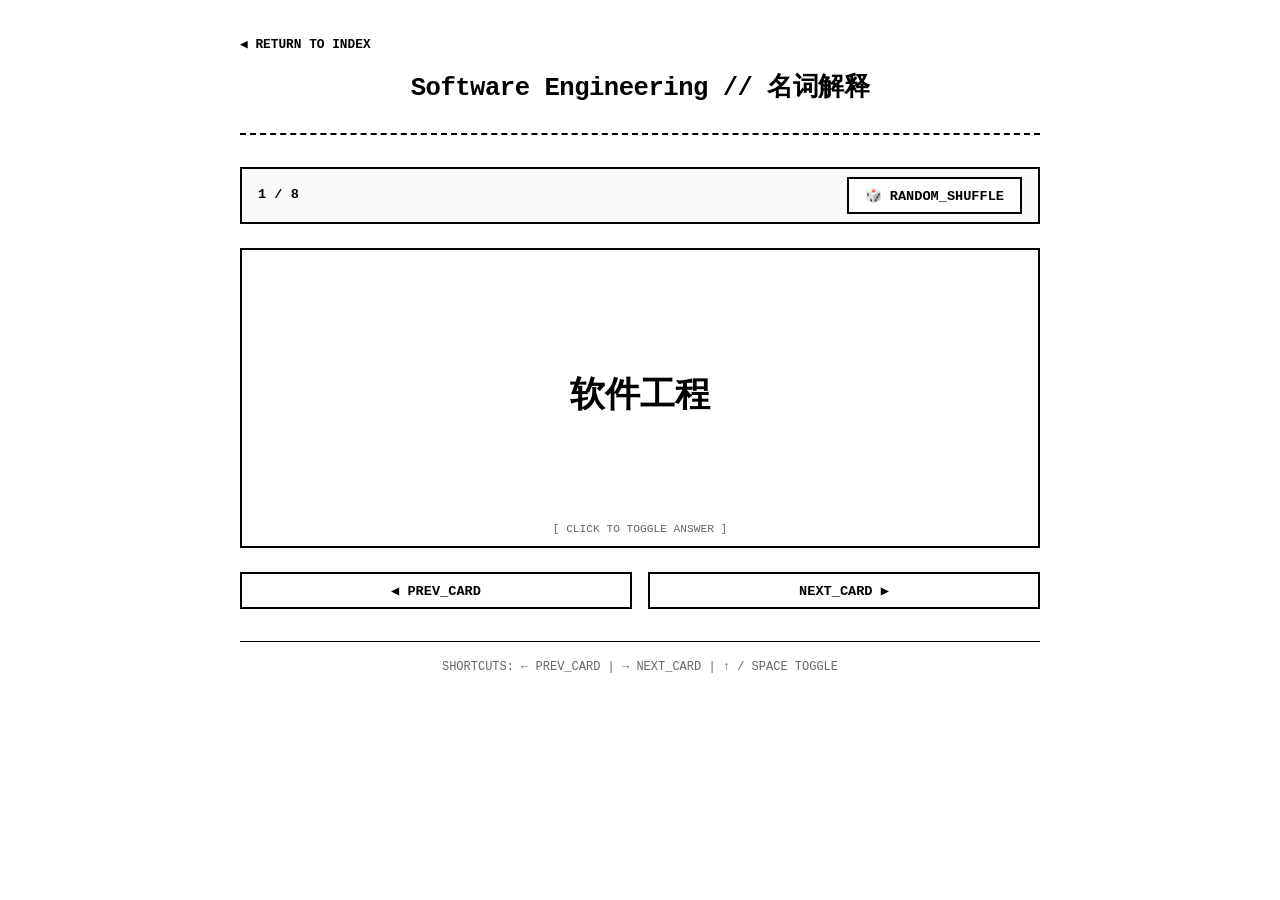
<file: tools/flashcard/SEII.html>
<!DOCTYPE html>
<html lang="zh-CN">
<head>
    <meta charset="UTF-8">
    <meta name="viewport" content="width=device-width, initial-scale=1.0, user-scalable=yes">
    <title>编译原理 · 名词解释抽背卡</title>
    <link rel="stylesheet" href="../../css/global.css">
    <style>
        .header {
            text-align: center;
            margin-bottom: 2rem;
            border-bottom: 2px dashed #000000;
            padding-bottom: 1rem;
        }
        h1 {
            font-size: 1.6rem;
            font-weight: 900;
            letter-spacing: -0.5px;
            color: #000000;
            margin-bottom: 0.5rem;
        }
        .sub {
            color: #666666;
            font-size: 0.8rem;
        }

        .stats-bar {
            display: flex;
            justify-content: space-between;
            align-items: center;
            margin-bottom: 1.5rem;
            border: 2px solid #000000;
            padding: 0.5rem 1rem;
            background: #fafafa;
        }
        .counter {
            font-size: 0.85rem;
            font-weight: 700;
        }

        /* 纯黑白硬朗卡片 */
        .card {
            background: #ffffff;
            border: 2px solid #000000;
            padding: 3rem 2rem;
            min-height: 300px;
            display: flex;
            flex-direction: column;
            justify-content: center;
            align-items: center;
            cursor: pointer;
            margin-bottom: 1.5rem;
            position: relative;
        }
        .card:hover {
            background: #fcfcfc;
            outline: 2px dashed #000000;
            outline-offset: 4px;
        }
        .term {
            font-size: 2.2rem;
            font-weight: 900;
            text-align: center;
            word-break: break-word;
        }
        .definition {
            font-size: 1rem;
            line-height: 1.6;
            color: #000000;
            text-align: left;
            width: 100%;
            max-width: 600px;
            margin-top: 2rem;
            padding-top: 1.5rem;
            border-top: 2px dashed #000000;
            word-break: break-word;
        }
        .card-footer-hint {
            position: absolute;
            bottom: 0.5rem;
            font-size: 0.7rem;
            color: #666666;
            text-transform: uppercase;
        }

        .nav-buttons {
            display: grid;
            grid-template-columns: 1fr 1fr;
            gap: 1rem;
            margin-bottom: 1.5rem;
        }

        .key-hint {
            text-align: center;
            font-size: 0.75rem;
            color: #666666;
            border-top: 1px solid #000000;
            padding-top: 1rem;
            margin-top: 2rem;
        }

        .back-home {
            display: inline-block;
            margin-bottom: 1rem;
            text-decoration: none;
            color: #000000;
            font-size: 0.8rem;
            font-weight: 700;
        }
        .back-home:hover {
            text-decoration: underline;
        }

        @media (max-width: 550px) {
            .card { padding: 2rem 1rem; min-height: 240px; }
            .term { font-size: 1.6rem; }
            .definition { font-size: 0.9rem; }
        }
    </style>
</head>
<body>
<div class="container">
    <a href="/" class="back-home">◀ RETURN TO INDEX</a>

    <div class="header">
        <h1>Software Engineering // 名词解释</h1>
    </div>

    <div class="stats-bar">
        <span class="counter" id="progressCounter">0 / 0</span>
        <button id="shuffleBtn">🎲 RANDOM_SHUFFLE</button>
    </div>

    <div class="card" id="flashcard">
        <div class="term" id="termDisplay">LOADING...</div>
        <div class="definition" id="defDisplay" style="display: none;"></div>
        <div class="card-footer-hint">[ CLICK TO TOGGLE ANSWER ]</div>
    </div>

    <div class="nav-buttons">
        <button id="prevBtn">◀ PREV_CARD</button>
        <button id="nextBtn">NEXT_CARD ▶</button>
    </div>

    <div class="key-hint">
        SHORTCUTS: ← PREV_CARD  |  → NEXT_CARD  |  ↑ / SPACE TOGGLE
    </div>
</div>

<script>
    // 保持你原有的干净、纯 JS 数据逻辑不变
    const TERMS_DATA = [
        { term: "软件工程", definition: "应用系统的、规范的、可量化的方法来开发、运行和维护软件。它不仅仅是编码，而是将工程学应用于软件生命周期。" },
        { term: "需求", definition: "1. 用户为解决问题或达到目标所需的条件/能力；2. 系统为满足合同、标准或规范所需的条件/能力；3. 上述条件的文档化表述。" },
        { term: "需求工程", definition: "所有需求处理活动的总和，包括信息收集、分析、整合、记录及验证，旨在描述软件应用后的期望效应。" },
        { term: "再工程", definition: "对现有软件系统进行深入的审查、改造和重构，在新的技术环境下焕发新生，同时保留核心业务逻辑和功能。" },
        { term: "需求分析", definition: "本质是“还原”而非“翻译”。分析师像侦探，通过追问“为什么”，还原出业务全景图，并用异常分支和验收标准将其固化。" },
        { term: "软件设计", definition: "关于软件对象的设计活动，既指规格说明，也指产生规格说明的过程。分为概要设计（整体模块结构）和详细设计（模块内部细化）。" },
        { term: "体系结构", definition: "一个软件系统的骨架，规定了系统的计算部件以及这些部件之间的交互方式。" },
        { term: "精神模型", definition: "用户在人机交互时头脑中的任务模型。人机交互设计必须基于精神模型进行隐喻设计，且需针对不同用户群体（新手、专家、熟练）进行差异化处理。" }
    ];

    let cards = [];
    let currentIdx = 0;
    let showingAnswer = false;

    const termEl = document.getElementById('termDisplay');
    const defEl = document.getElementById('defDisplay');
    const cardContainer = document.getElementById('flashcard');
    const prevBtn = document.getElementById('prevBtn');
    const nextBtn = document.getElementById('nextBtn');
    const shuffleBtn = document.getElementById('shuffleBtn');
    const progressSpan = document.getElementById('progressCounter');

    function shuffleArray(arr) {
        for (let i = arr.length - 1; i > 0; i--) {
            const j = Math.floor(Math.random() * (i + 1));
            [arr[i], arr[j]] = [arr[j], arr[i]];
        }
        return arr;
    }

    function initCards() {
        const initCopy = TERMS_DATA.map(item => ({ ...item }));
        cards = shuffleArray(initCopy);
        currentIdx = 0;
        showingAnswer = false;
        updateCardDisplay();
        updateProgressText();
    }

    function updateCardDisplay() {
        if (!cards.length) return;
        const card = cards[currentIdx];
        termEl.innerText = card.term;
        defEl.innerText = card.definition;
        defEl.style.display = showingAnswer ? 'block' : 'none';
    }

    function updateProgressText() {
        progressSpan.innerText = cards.length ? `${currentIdx + 1} / ${cards.length}` : `0 / 0`;
    }

    function toggleAnswer() {
        showingAnswer = !showingAnswer;
        updateCardDisplay();
    }

    function nextCard() {
        showingAnswer = false;
        currentIdx = (currentIdx + 1) % cards.length;
        updateCardDisplay();
        updateProgressText();
    }

    function prevCard() {
        showingAnswer = false;
        currentIdx = (currentIdx - 1 + cards.length) % cards.length;
        updateCardDisplay();
        updateProgressText();
    }

    function randomShuffle() {
        shuffleArray(cards);
        currentIdx = 0;
        showingAnswer = false;
        updateCardDisplay();
        updateProgressText();
    }

    function bindEvents() {
        cardContainer.addEventListener('click', toggleAnswer);
        prevBtn.addEventListener('click', prevCard);
        nextBtn.addEventListener('click', nextCard);
        shuffleBtn.addEventListener('click', randomShuffle);

        window.addEventListener('keydown', (e) => {
            if (e.key === 'ArrowLeft') { prevCard(); e.preventDefault(); }
            else if (e.key === 'ArrowRight') { nextCard(); e.preventDefault(); }
            else if (e.key === 'ArrowUp' || e.key === ' ') { toggleAnswer(); e.preventDefault(); }
        });
    }

    initCards();
    bindEvents();
</script>
</body>
</html>
</file>
<file: css/global.css>
/* css/global.css */
* {
    margin: 0;
    padding: 0;
    box-sizing: border-box;
}

body {
    background-color: #ffffff;
    color: #000000;
    font-family: ui-monospace, SFMono-Regular, Menlo, Monaco, Consolas, "Liberation Mono", "Courier New", monospace;
    padding: 2rem 1.5rem;
    line-height: 1.5;
}

/* 统一的硬朗线条按钮 */
button, .btn {
    background: #ffffff;
    color: #000000;
    border: 2px solid #000000;
    padding: 0.5rem 1rem;
    font-family: inherit;
    font-size: 0.85rem;
    font-weight: 700;
    cursor: pointer;
    border-radius: 0; /* 坚决不要圆角 */
    transition: background 0.1s, color 0.1s;
}

button:hover, .btn:hover {
    background: #000000;
    color: #ffffff;
}

button:active, .btn:active {
    background: #333333;
    color: #ffffff;
}

/* 响应式基础容器 */
.container {
    max-width: 800px;
    margin: 0 auto;
}
</file>
